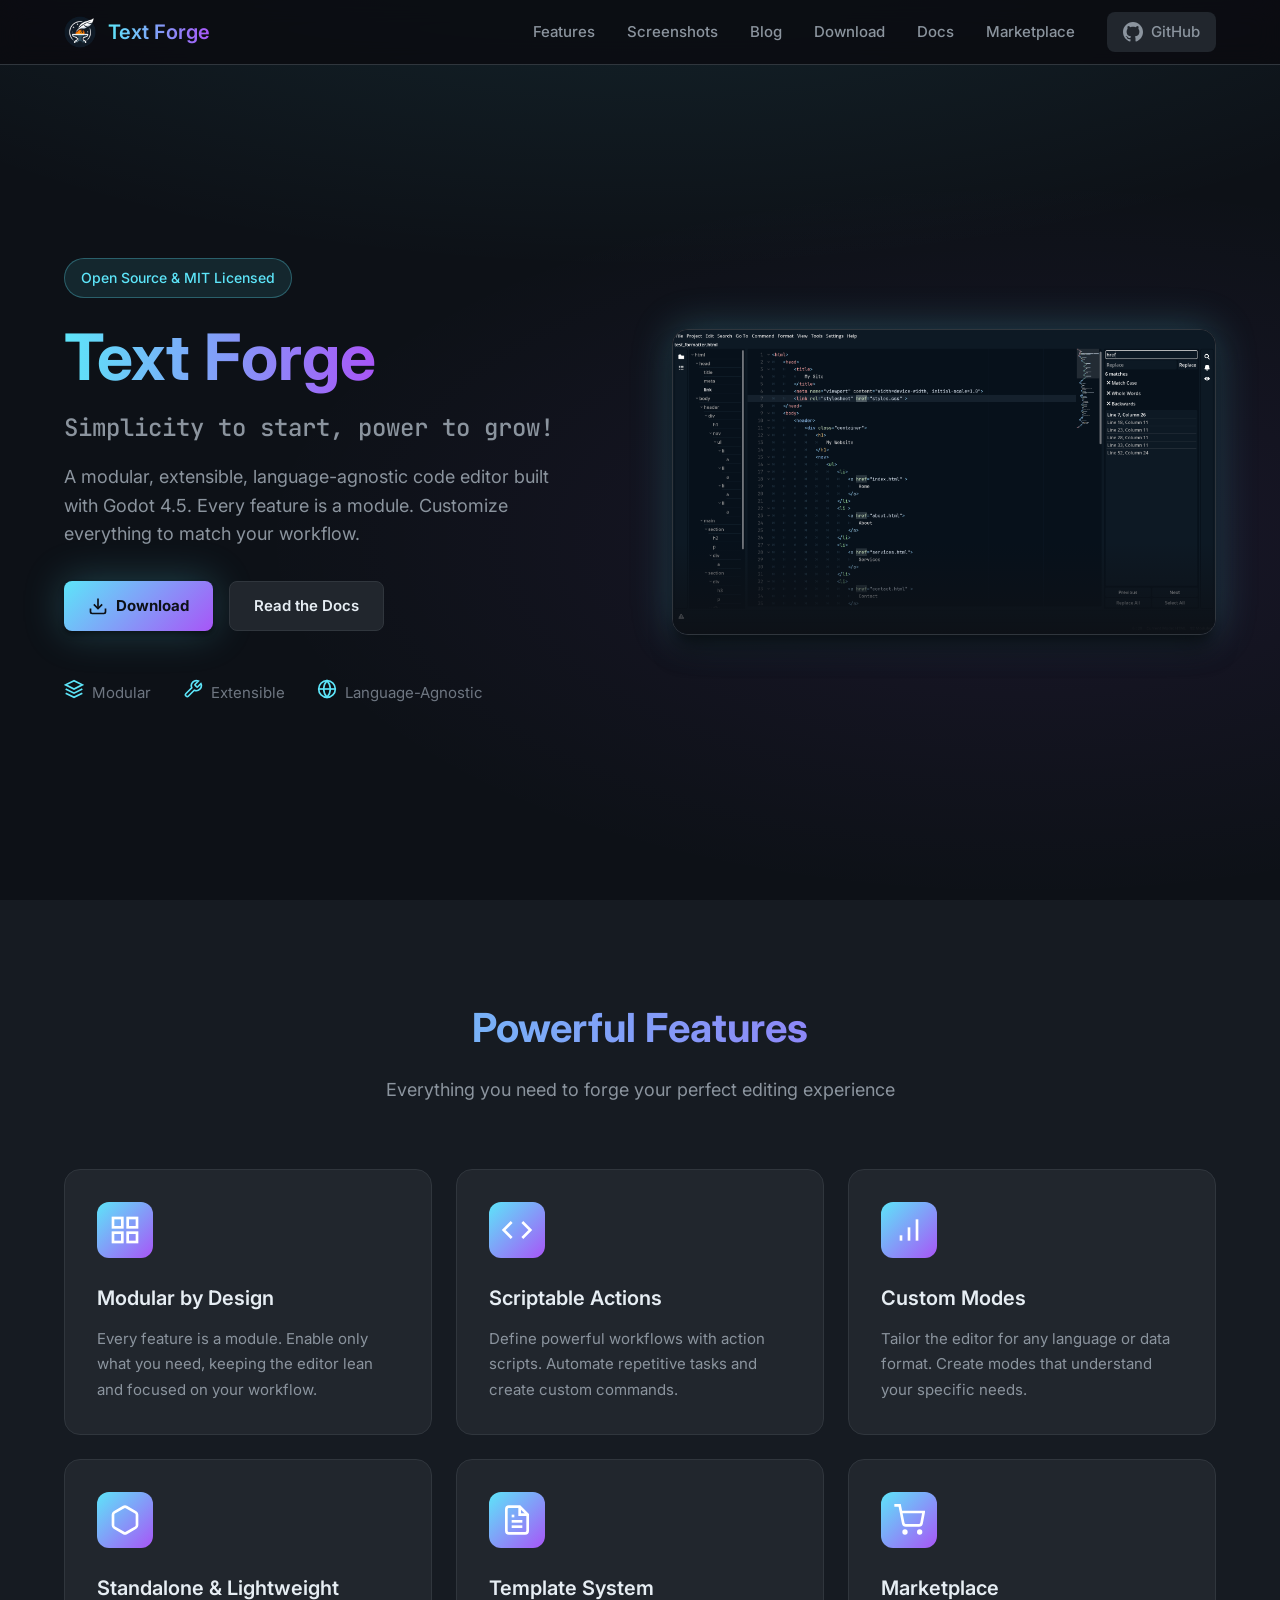
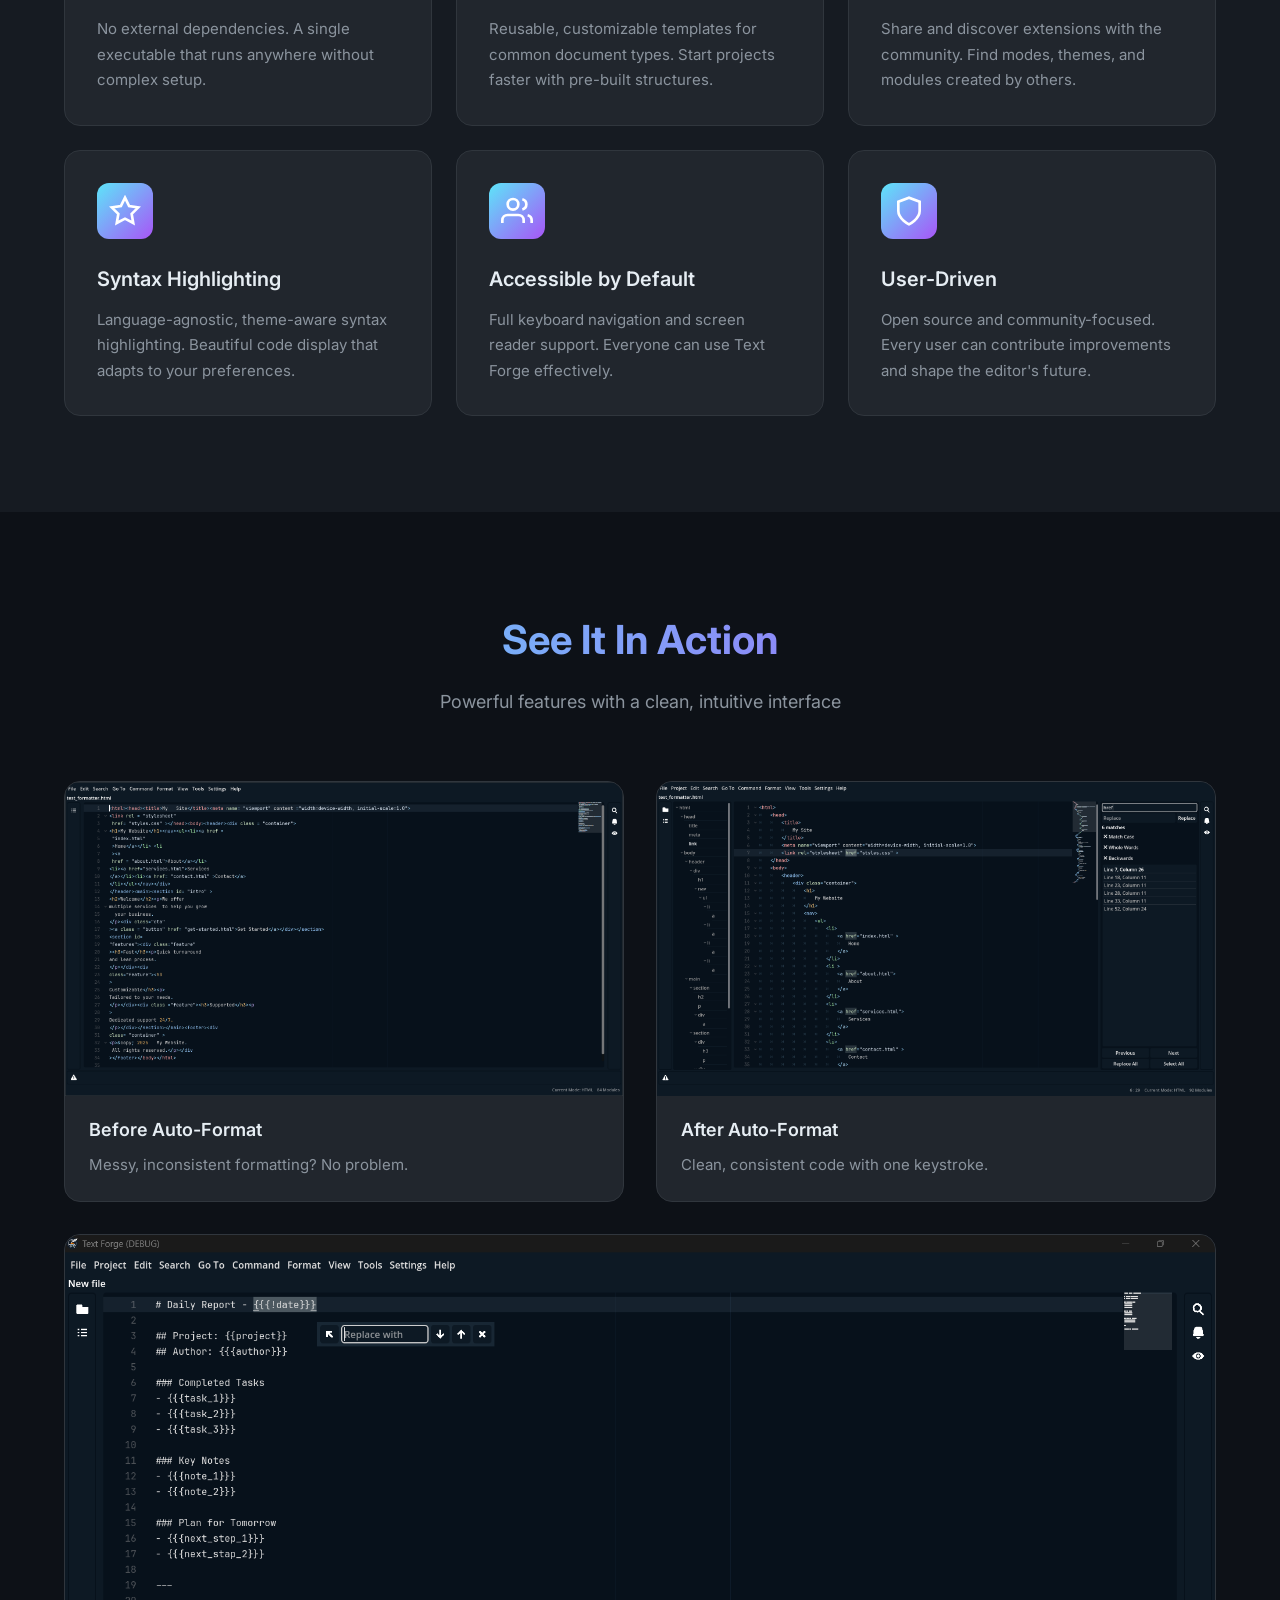
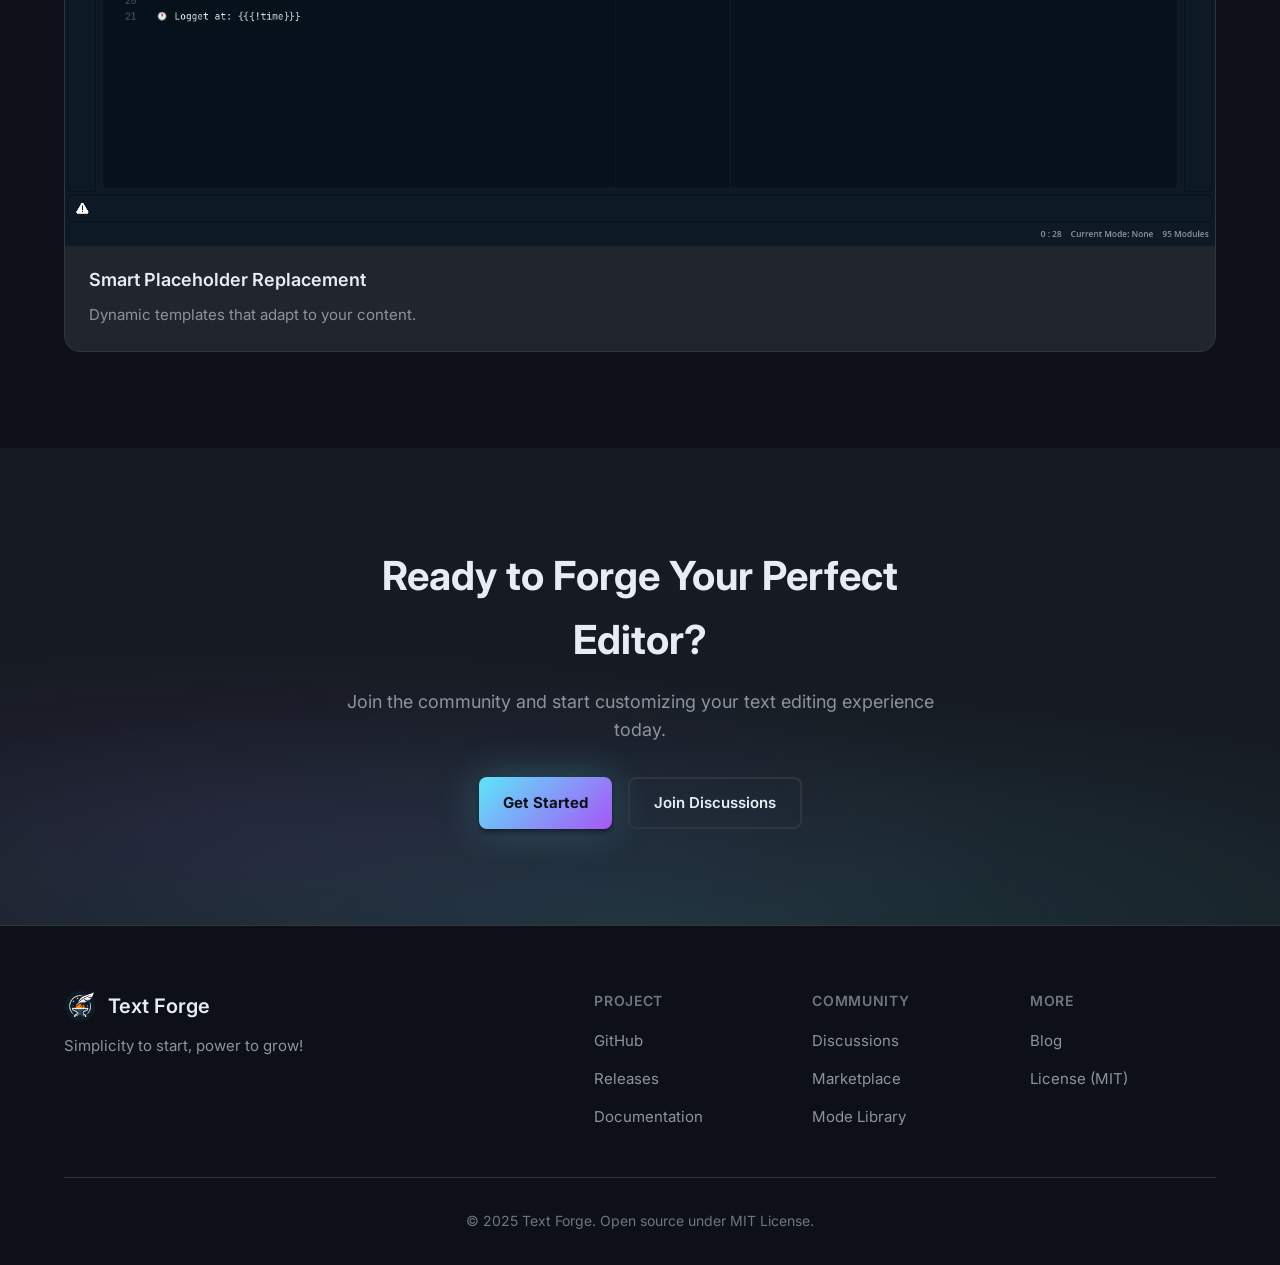
<file: index.html>
<!DOCTYPE html>
<html lang="en">
<head>
    <meta charset="UTF-8">
    <meta name="viewport" content="width=device-width, initial-scale=1.0">
    <meta name="description" content="Text Forge - A modular, extensible, language-agnostic text editor built with Godot 4.5. Simplicity to start, power to grow!">
    <meta name="keywords" content="text editor, Godot, modular, extensible, open source">
    <title>Text Forge - Modular Text Editor</title>
    <link rel="icon" type="image/x-icon" href="favicon.ico">
    <link rel="stylesheet" href="css/styles.css">
    <link rel="preconnect" href="https://fonts.googleapis.com">
    <link rel="preconnect" href="https://fonts.gstatic.com" crossorigin>
    <link href="https://fonts.googleapis.com/css2?family=Inter:wght@300;400;500;600;700&family=JetBrains+Mono:wght@400;500&display=swap" rel="stylesheet">
</head>
<body>
    <header class="header">
        <nav class="nav container">
            <a href="index.html" class="nav-logo">
                <img src="assets/images/logo.png" alt="Text Forge Logo" class="logo-img">
                <span class="logo-text">Text Forge</span>
            </a>
            <button class="nav-toggle" aria-label="Toggle navigation">
                <span></span>
                <span></span>
                <span></span>
            </button>
            <ul class="nav-menu">
                <li><a href="features.html" class="nav-link">Features</a></li>
                <li><a href="#screenshots" class="nav-link">Screenshots</a></li>
                <li><a href="blog.html" class="nav-link">Blog</a></li>
                <li><a href="download.html" class="nav-link active">Download</a></li>
                <li><a href="https://text-forge.github.io/docs/" target="_blank" class="nav-link">Docs</a></li>
                <li><a href="https://text-forge.github.io/marketplace/" target="_blank" class="nav-link">Marketplace</a></li>
                <li><a href="https://github.com/text-forge/text-forge" class="nav-link nav-link-github" target="_blank">
                    <svg width="20" height="20" viewBox="0 0 24 24" fill="currentColor"><path d="M12 0c-6.626 0-12 5.373-12 12 0 5.302 3.438 9.8 8.207 11.387.599.111.793-.261.793-.577v-2.234c-3.338.726-4.033-1.416-4.033-1.416-.546-1.387-1.333-1.756-1.333-1.756-1.089-.745.083-.729.083-.729 1.205.084 1.839 1.237 1.839 1.237 1.07 1.834 2.807 1.304 3.492.997.107-.775.418-1.305.762-1.604-2.665-.305-5.467-1.334-5.467-5.931 0-1.311.469-2.381 1.236-3.221-.124-.303-.535-1.524.117-3.176 0 0 1.008-.322 3.301 1.23.957-.266 1.983-.399 3.003-.404 1.02.005 2.047.138 3.006.404 2.291-1.552 3.297-1.23 3.297-1.23.653 1.653.242 2.874.118 3.176.77.84 1.235 1.911 1.235 3.221 0 4.609-2.807 5.624-5.479 5.921.43.372.823 1.102.823 2.222v3.293c0 .319.192.694.801.576 4.765-1.589 8.199-6.086 8.199-11.386 0-6.627-5.373-12-12-12z"/></svg>
                    GitHub
                </a></li>
            </ul>
        </nav>
    </header>

    <main>
        <section class="hero">
            <div class="container">
                <div class="hero-content">
                    <div class="hero-badge">Open Source & MIT Licensed</div>
                    <h1 class="hero-title">
                        <span class="gradient-text">Text Forge</span>
                    </h1>
                    <p class="hero-tagline">Simplicity to start, power to grow!</p>
                    <p class="hero-description">
                        A modular, extensible, language-agnostic code editor built with Godot 4.5. 
                        Every feature is a module. Customize everything to match your workflow.
                    </p>
                    <div class="hero-actions">
                        <a href="https://github.com/text-forge/text-forge/releases" class="btn btn-primary" target="_blank">
                            <svg width="20" height="20" viewBox="0 0 24 24" fill="none" stroke="currentColor" stroke-width="2"><path d="M21 15v4a2 2 0 0 1-2 2H5a2 2 0 0 1-2-2v-4"/><polyline points="7 10 12 15 17 10"/><line x1="12" y1="15" x2="12" y2="3"/></svg>
                            Download
                        </a>
                        <a href="https://text-forge.github.io/docs/" class="btn btn-secondary" target="_blank">
                            Read the Docs
                        </a>
                    </div>
                    <div class="hero-stats">
                        <div class="stat">
                            <span class="stat-icon">
                                <svg width="20" height="20" viewBox="0 0 24 24" fill="none" stroke="currentColor" stroke-width="2"><path d="M12 2L2 7l10 5 10-5-10-5zM2 17l10 5 10-5M2 12l10 5 10-5"/></svg>
                            </span>
                            <span class="stat-label">Modular</span>
                        </div>
                        <div class="stat">
                            <span class="stat-icon">
                                <svg width="20" height="20" viewBox="0 0 24 24" fill="none" stroke="currentColor" stroke-width="2"><path d="M14.7 6.3a1 1 0 0 0 0 1.4l1.6 1.6a1 1 0 0 0 1.4 0l3.77-3.77a6 6 0 0 1-7.94 7.94l-6.91 6.91a2.12 2.12 0 0 1-3-3l6.91-6.91a6 6 0 0 1 7.94-7.94l-3.76 3.76z"/></svg>
                            </span>
                            <span class="stat-label">Extensible</span>
                        </div>
                        <div class="stat">
                            <span class="stat-icon">
                                <svg width="20" height="20" viewBox="0 0 24 24" fill="none" stroke="currentColor" stroke-width="2"><circle cx="12" cy="12" r="10"/><line x1="2" y1="12" x2="22" y2="12"/><path d="M12 2a15.3 15.3 0 0 1 4 10 15.3 15.3 0 0 1-4 10 15.3 15.3 0 0 1-4-10 15.3 15.3 0 0 1 4-10z"/></svg>
                            </span>
                            <span class="stat-label">Language-Agnostic</span>
                        </div>
                    </div>
                </div>
                <div class="hero-visual">
                    <div class="hero-image-wrapper">
                        <img src="assets/images/auto-formatter-after.png" alt="Text Forge Editor Screenshot" class="hero-image">
                    </div>
                </div>
            </div>
        </section>

        <section id="features" class="features">
            <div class="container">
                <div class="section-header">
                    <h2 class="section-title">Powerful Features</h2>
                    <p class="section-subtitle">Everything you need to forge your perfect editing experience</p>
                </div>
                <div class="features-grid">
                    <div class="feature-card">
                        <div class="feature-icon">
                            <svg width="32" height="32" viewBox="0 0 24 24" fill="none" stroke="currentColor" stroke-width="2"><rect x="3" y="3" width="7" height="7"/><rect x="14" y="3" width="7" height="7"/><rect x="14" y="14" width="7" height="7"/><rect x="3" y="14" width="7" height="7"/></svg>
                        </div>
                        <h3 class="feature-title">Modular by Design</h3>
                        <p class="feature-description">Every feature is a module. Enable only what you need, keeping the editor lean and focused on your workflow.</p>
                    </div>
                    <div class="feature-card">
                        <div class="feature-icon">
                            <svg width="32" height="32" viewBox="0 0 24 24" fill="none" stroke="currentColor" stroke-width="2"><polyline points="16 18 22 12 16 6"/><polyline points="8 6 2 12 8 18"/></svg>
                        </div>
                        <h3 class="feature-title">Scriptable Actions</h3>
                        <p class="feature-description">Define powerful workflows with action scripts. Automate repetitive tasks and create custom commands.</p>
                    </div>
                    <div class="feature-card">
                        <div class="feature-icon">
                            <svg width="32" height="32" viewBox="0 0 24 24" fill="none" stroke="currentColor" stroke-width="2"><path d="M12 20V10"/><path d="M18 20V4"/><path d="M6 20v-4"/></svg>
                        </div>
                        <h3 class="feature-title">Custom Modes</h3>
                        <p class="feature-description">Tailor the editor for any language or data format. Create modes that understand your specific needs.</p>
                    </div>
                    <div class="feature-card">
                        <div class="feature-icon">
                            <svg width="32" height="32" viewBox="0 0 24 24" fill="none" stroke="currentColor" stroke-width="2"><path d="M21 16V8a2 2 0 0 0-1-1.73l-7-4a2 2 0 0 0-2 0l-7 4A2 2 0 0 0 3 8v8a2 2 0 0 0 1 1.73l7 4a2 2 0 0 0 2 0l7-4A2 2 0 0 0 21 16z"/></svg>
                        </div>
                        <h3 class="feature-title">Standalone & Lightweight</h3>
                        <p class="feature-description">No external dependencies. A single executable that runs anywhere without complex setup.</p>
                    </div>
                    <div class="feature-card">
                        <div class="feature-icon">
                            <svg width="32" height="32" viewBox="0 0 24 24" fill="none" stroke="currentColor" stroke-width="2"><path d="M14 2H6a2 2 0 0 0-2 2v16a2 2 0 0 0 2 2h12a2 2 0 0 0 2-2V8z"/><polyline points="14 2 14 8 20 8"/><line x1="16" y1="13" x2="8" y2="13"/><line x1="16" y1="17" x2="8" y2="17"/><polyline points="10 9 9 9 8 9"/></svg>
                        </div>
                        <h3 class="feature-title">Template System</h3>
                        <p class="feature-description">Reusable, customizable templates for common document types. Start projects faster with pre-built structures.</p>
                    </div>
                    <div class="feature-card">
                        <div class="feature-icon">
                            <svg width="32" height="32" viewBox="0 0 24 24" fill="none" stroke="currentColor" stroke-width="2"><circle cx="9" cy="21" r="1"/><circle cx="20" cy="21" r="1"/><path d="M1 1h4l2.68 13.39a2 2 0 0 0 2 1.61h9.72a2 2 0 0 0 2-1.61L23 6H6"/></svg>
                        </div>
                        <h3 class="feature-title">Marketplace</h3>
                        <p class="feature-description">Share and discover extensions with the community. Find modes, themes, and modules created by others.</p>
                    </div>
                    <div class="feature-card">
                        <div class="feature-icon">
                            <svg width="32" height="32" viewBox="0 0 24 24" fill="none" stroke="currentColor" stroke-width="2"><polygon points="12 2 15.09 8.26 22 9.27 17 14.14 18.18 21.02 12 17.77 5.82 21.02 7 14.14 2 9.27 8.91 8.26 12 2"/></svg>
                        </div>
                        <h3 class="feature-title">Syntax Highlighting</h3>
                        <p class="feature-description">Language-agnostic, theme-aware syntax highlighting. Beautiful code display that adapts to your preferences.</p>
                    </div>
                    <div class="feature-card">
                        <div class="feature-icon">
                            <svg width="32" height="32" viewBox="0 0 24 24" fill="none" stroke="currentColor" stroke-width="2"><path d="M17 21v-2a4 4 0 0 0-4-4H5a4 4 0 0 0-4 4v2"/><circle cx="9" cy="7" r="4"/><path d="M23 21v-2a4 4 0 0 0-3-3.87"/><path d="M16 3.13a4 4 0 0 1 0 7.75"/></svg>
                        </div>
                        <h3 class="feature-title">Accessible by Default</h3>
                        <p class="feature-description">Full keyboard navigation and screen reader support. Everyone can use Text Forge effectively.</p>
                    </div>
                    <div class="feature-card">
                        <div class="feature-icon">
                            <svg width="32" height="32" viewBox="0 0 24 24" fill="none" stroke="currentColor" stroke-width="2"><path d="M12 22s8-4 8-10V5l-8-3-8 3v7c0 6 8 10 8 10z"/></svg>
                        </div>
                        <h3 class="feature-title">User-Driven</h3>
                        <p class="feature-description">Open source and community-focused. Every user can contribute improvements and shape the editor's future.</p>
                    </div>
                </div>
            </div>
        </section>

        <section id="screenshots" class="screenshots">
            <div class="container">
                <div class="section-header">
                    <h2 class="section-title">See It In Action</h2>
                    <p class="section-subtitle">Powerful features with a clean, intuitive interface</p>
                </div>
                <div class="screenshots-grid">
                    <div class="screenshot-card">
                        <div class="screenshot-image-wrapper">
                            <img src="assets/images/auto-formatter-before.png" alt="Auto Formatter Before" class="screenshot-image">
                        </div>
                        <h3 class="screenshot-title">Before Auto-Format</h3>
                        <p class="screenshot-description">Messy, inconsistent formatting? No problem.</p>
                    </div>
                    <div class="screenshot-card">
                        <div class="screenshot-image-wrapper">
                            <img src="assets/images/auto-formatter-after.png" alt="Auto Formatter After" class="screenshot-image">
                        </div>
                        <h3 class="screenshot-title">After Auto-Format</h3>
                        <p class="screenshot-description">Clean, consistent code with one keystroke.</p>
                    </div>
                    <div class="screenshot-card screenshot-card-wide">
                        <div class="screenshot-image-wrapper">
                            <img src="assets/images/placeholder-replacement.png" alt="Placeholder Replacement" class="screenshot-image">
                        </div>
                        <h3 class="screenshot-title">Smart Placeholder Replacement</h3>
                        <p class="screenshot-description">Dynamic templates that adapt to your content.</p>
                    </div>
                </div>
            </div>
        </section>

        <section class="cta">
            <div class="container">
                <div class="cta-content">
                    <h2 class="cta-title">Ready to Forge Your Perfect Editor?</h2>
                    <p class="cta-description">Join the community and start customizing your text editing experience today.</p>
                    <div class="cta-actions">
                        <a href="https://text-forge.github.io/docs/introduction" class="btn btn-primary" target="_blank">
                            Get Started
                        </a>
                        <a href="https://github.com/text-forge/text-forge/discussions" class="btn btn-outline" target="_blank">
                            Join Discussions
                        </a>
                    </div>
                </div>
            </div>
        </section>
    </main>

    <footer class="footer">
        <div class="container">
            <div class="footer-content">
                <div class="footer-brand">
                    <a href="index.html" class="footer-logo">
                        <img src="assets/images/logo.png" alt="Text Forge Logo" class="logo-img">
                        <span>Text Forge</span>
                    </a>
                    <p class="footer-tagline">Simplicity to start, power to grow!</p>
                </div>
                <div class="footer-links">
                    <div class="footer-column">
                        <h4>Project</h4>
                        <ul>
                            <li><a href="https://github.com/text-forge/text-forge" target="_blank">GitHub</a></li>
                            <li><a href="https://github.com/text-forge/text-forge/releases" target="_blank">Releases</a></li>
                            <li><a href="https://text-forge.github.io/docs/" target="_blank">Documentation</a></li>
                        </ul>
                    </div>
                    <div class="footer-column">
                        <h4>Community</h4>
                        <ul>
                            <li><a href="https://github.com/text-forge/text-forge/discussions" target="_blank">Discussions</a></li>
                            <li><a href="https://text-forge.github.io/marketplace" target="_blank">Marketplace</a></li>
                            <li><a href="https://github.com/text-forge/mode-library" target="_blank">Mode Library</a></li>
                        </ul>
                    </div>
                    <div class="footer-column">
                        <h4>More</h4>
                        <ul>
                            <li><a href="blog.html">Blog</a></li>
                            <li><a href="https://github.com/text-forge/text-forge/blob/main/LICENSE" target="_blank">License (MIT)</a></li>
                        </ul>
                    </div>
                </div>
            </div>
            <div class="footer-bottom">
                <p>&copy; 2025 Text Forge. Open source under MIT License.</p>
            </div>
        </div>
    </footer>

    <script src="js/main.js"></script>
</body>
</html>
</file>
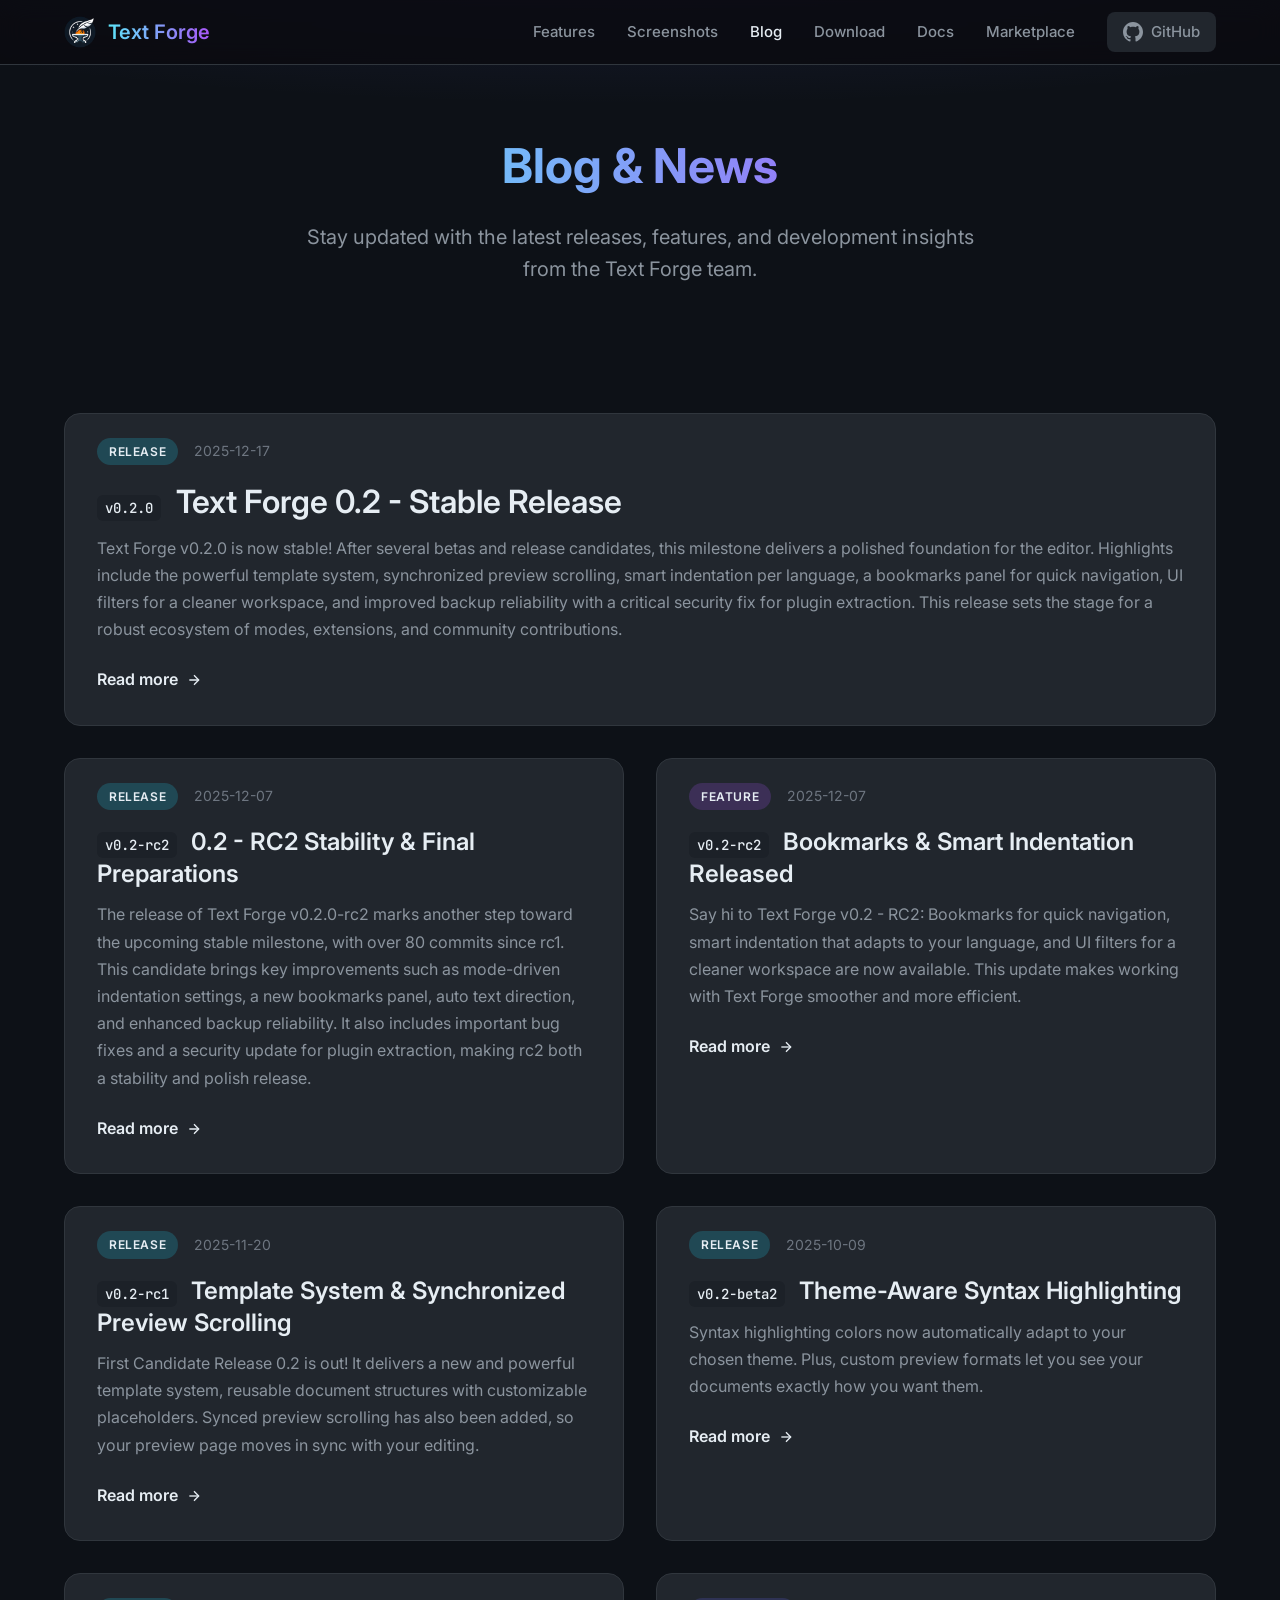
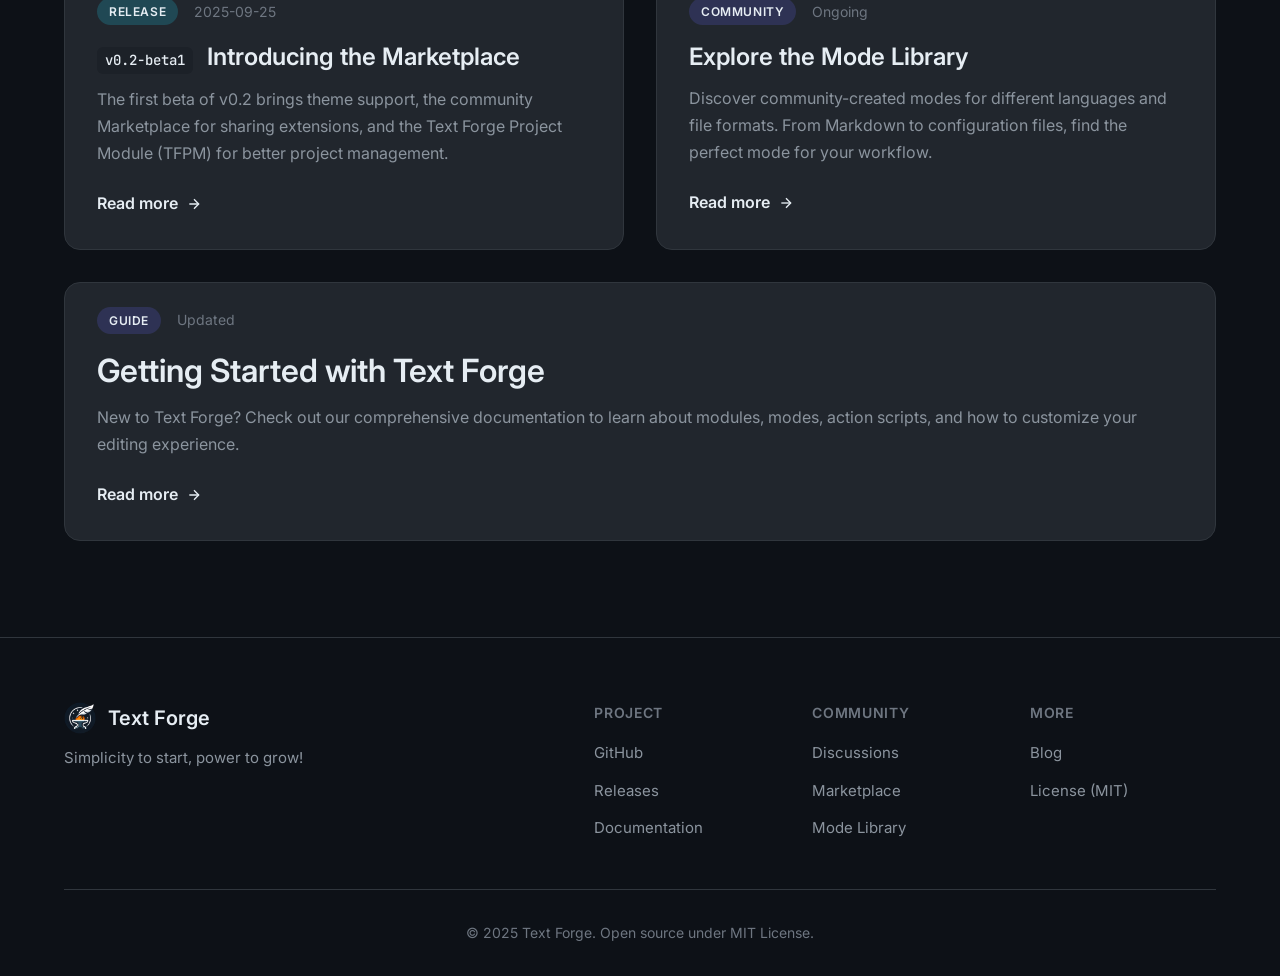
<file: blog.html>
<!DOCTYPE html>
<html lang="en">
<head>
    <meta charset="UTF-8">
    <meta name="viewport" content="width=device-width, initial-scale=1.0">
    <meta name="description" content="Text Forge Blog - Latest news, updates, and development insights for the modular text editor.">
    <title>Blog - Text Forge</title>
    <link rel="icon" type="image/x-icon" href="favicon.ico">
    <link rel="stylesheet" href="css/styles.css">
    <link rel="preconnect" href="https://fonts.googleapis.com">
    <link rel="preconnect" href="https://fonts.gstatic.com" crossorigin>
    <link href="https://fonts.googleapis.com/css2?family=Inter:wght@300;400;500;600;700&family=JetBrains+Mono:wght@400;500&display=swap" rel="stylesheet">
    <style>
        .blog-hero {
            padding: 8rem 0 4rem;
            background: 
                radial-gradient(ellipse 80% 50% at 50% -20%, rgba(99, 102, 241, 0.15), transparent),
                var(--color-bg);
        }
        
        .blog-hero-content {
            text-align: center;
            max-width: 700px;
            margin: 0 auto;
        }
        
        .blog-hero-title {
            font-size: 3rem;
            font-weight: 700;
            margin-bottom: 1rem;
            background: var(--gradient-text);
            -webkit-background-clip: text;
            -webkit-text-fill-color: transparent;
            background-clip: text;
        }
        
        .blog-hero-subtitle {
            font-size: 1.25rem;
            color: var(--color-text-secondary);
        }
        
        .blog-section {
            padding: 4rem 0 6rem;
        }
        
        .blog-grid {
            display: grid;
            grid-template-columns: repeat(2, 1fr);
            gap: 2rem;
        }
        
        .blog-card {
            background: var(--color-surface);
            border-radius: var(--radius-xl);
            border: 1px solid var(--color-border);
            overflow: hidden;
            transition: all var(--transition-base);
        }
        
        .blog-card:hover {
            transform: translateY(-4px);
            border-color: var(--color-primary);
            box-shadow: var(--shadow-lg), 0 0 30px rgba(99, 102, 241, 0.15);
        }
        
        .blog-card-featured {
            grid-column: span 2;
        }
        
        .blog-card-content {
            padding: 1.5rem 2rem 2rem;
        }
        
        .blog-card-meta {
            display: flex;
            align-items: center;
            gap: 1rem;
            margin-bottom: 1rem;
        }
        
        .blog-card-date {
            font-size: 0.875rem;
            color: var(--color-text-muted);
        }
        
        .blog-card-tag {
            display: inline-block;
            padding: 0.25rem 0.75rem;
            font-size: 0.75rem;
            font-weight: 600;
            text-transform: uppercase;
            letter-spacing: 0.05em;
            border-radius: var(--radius-2xl);
            background: rgba(99, 102, 241, 0.2);
            color: var(--color-primary-light);
        }
        
        .blog-card-tag.release {
            background: rgba(34, 211, 238, 0.2);
            color: var(--color-accent);
        }
        
        .blog-card-tag.feature {
            background: rgba(168, 85, 247, 0.2);
            color: var(--color-accent-secondary);
        }
        
        .blog-card-title {
            font-size: 1.5rem;
            font-weight: 600;
            margin-bottom: 0.75rem;
            line-height: 1.3;
        }
        
        .blog-card-featured .blog-card-title {
            font-size: 2rem;
        }
        
        .blog-card-excerpt {
            font-size: 1rem;
            color: var(--color-text-secondary);
            line-height: 1.7;
            margin-bottom: 1.5rem;
        }
        
        .blog-card-link {
            display: inline-flex;
            align-items: center;
            gap: 0.5rem;
            font-weight: 600;
            color: var(--color-primary-light);
            transition: gap var(--transition-fast);
        }
        
        .blog-card-link:hover {
            gap: 0.75rem;
        }
        
        .blog-card-link svg {
            transition: transform var(--transition-fast);
        }
        
        .blog-card:hover .blog-card-link svg {
            transform: translateX(4px);
        }
        
        .version-badge {
            display: inline-block;
            padding: 0.25rem 0.5rem;
            font-size: 0.875rem;
            font-family: var(--font-mono);
            font-weight: 500;
            background: var(--color-bg-tertiary);
            border-radius: var(--radius-sm);
            color: var(--color-accent);
            margin-right: 0.5rem;
        }
        
        @media (max-width: 768px) {
            .blog-hero-title {
                font-size: 2.25rem;
            }
            
            .blog-grid {
                grid-template-columns: 1fr;
            }
            
            .blog-card-featured {
                grid-column: span 1;
            }
            
            .blog-card-featured .blog-card-title {
                font-size: 1.5rem;
            }
        }
    </style>
</head>
<body>
    <header class="header">
        <nav class="nav container">
            <a href="index.html" class="nav-logo">
                <img src="assets/images/logo.png" alt="Text Forge Logo" class="logo-img">
                <span class="logo-text">Text Forge</span>
            </a>
            <button class="nav-toggle" aria-label="Toggle navigation">
                <span></span>
                <span></span>
                <span></span>
            </button>
            <ul class="nav-menu">
                <li><a href="features.html" class="nav-link">Features</a></li>
                <li><a href="index.html#screenshots" class="nav-link">Screenshots</a></li>
                <li><a href="blog.html" class="nav-link">Blog</a></li>
                <li><a href="download.html" class="nav-link active">Download</a></li>
                <li><a href="https://text-forge.github.io/docs/" target="_blank" class="nav-link">Docs</a></li>
                <li><a href="https://text-forge.github.io/marketplace/" target="_blank" class="nav-link">Marketplace</a></li>
                <li><a href="https://github.com/text-forge/text-forge" class="nav-link nav-link-github" target="_blank">
                    <svg width="20" height="20" viewBox="0 0 24 24" fill="currentColor"><path d="M12 0c-6.626 0-12 5.373-12 12 0 5.302 3.438 9.8 8.207 11.387.599.111.793-.261.793-.577v-2.234c-3.338.726-4.033-1.416-4.033-1.416-.546-1.387-1.333-1.756-1.333-1.756-1.089-.745.083-.729.083-.729 1.205.084 1.839 1.237 1.839 1.237 1.07 1.834 2.807 1.304 3.492.997.107-.775.418-1.305.762-1.604-2.665-.305-5.467-1.334-5.467-5.931 0-1.311.469-2.381 1.236-3.221-.124-.303-.535-1.524.117-3.176 0 0 1.008-.322 3.301 1.23.957-.266 1.983-.399 3.003-.404 1.02.005 2.047.138 3.006.404 2.291-1.552 3.297-1.23 3.297-1.23.653 1.653.242 2.874.118 3.176.77.84 1.235 1.911 1.235 3.221 0 4.609-2.807 5.624-5.479 5.921.43.372.823 1.102.823 2.222v3.293c0 .319.192.694.801.576 4.765-1.589 8.199-6.086 8.199-11.386 0-6.627-5.373-12-12-12z"/></svg>
                    GitHub
                </a></li>
            </ul>
        </nav>
    </header>

    <main>
        <section class="blog-hero">
            <div class="container">
                <div class="blog-hero-content">
                    <h1 class="blog-hero-title">Blog & News</h1>
                    <p class="blog-hero-subtitle">Stay updated with the latest releases, features, and development insights from the Text Forge team.</p>
                </div>
            </div>
        </section>

        <section class="blog-section">
            <div class="container">
                <div class="blog-grid" id="blog-posts">
                    <article class="blog-card blog-card-featured">
                        <div class="blog-card-content">
                            <div class="blog-card-meta">
                                <span class="blog-card-tag release">Release</span>
                                <span class="blog-card-date">November 20, 2025</span>
                            </div>
                            <h2 class="blog-card-title">
                                <span class="version-badge">v0.2-rc1</span>
                                Template System & Synchronized Preview Scrolling
                            </h2>
                            <p class="blog-card-excerpt">
                                We're excited to announce the first release candidate for version 0.2! This release introduces the powerful new Template System, allowing you to create reusable document structures with customizable placeholders. We've also added synchronized preview scrolling, so your preview pane follows along as you edit.
                            </p>
                            <a href="https://github.com/text-forge/text-forge/releases" class="blog-card-link" target="_blank">
                                Read more
                                <svg width="16" height="16" viewBox="0 0 24 24" fill="none" stroke="currentColor" stroke-width="2"><line x1="5" y1="12" x2="19" y2="12"/><polyline points="12 5 19 12 12 19"/></svg>
                            </a>
                        </div>
                    </article>

                    <article class="blog-card">
                        <div class="blog-card-content">
                            <div class="blog-card-meta">
                                <span class="blog-card-tag feature">Preview</span>
                                <span class="blog-card-date">Coming Soon</span>
                            </div>
                            <h2 class="blog-card-title">Upcoming: Bookmarks & Smart Indentation</h2>
                            <p class="blog-card-excerpt">
                                Get a sneak peek at what's coming next: bookmark support for quick navigation, mode-driven indentation that adapts to your language, and UI filters for a cleaner workspace.
                            </p>
                            <a href="https://github.com/text-forge/text-forge/discussions" class="blog-card-link" target="_blank">
                                Join discussion
                                <svg width="16" height="16" viewBox="0 0 24 24" fill="none" stroke="currentColor" stroke-width="2"><line x1="5" y1="12" x2="19" y2="12"/><polyline points="12 5 19 12 12 19"/></svg>
                            </a>
                        </div>
                    </article>

                    <article class="blog-card">
                        <div class="blog-card-content">
                            <div class="blog-card-meta">
                                <span class="blog-card-tag release">Release</span>
                                <span class="blog-card-date">October 9, 2025</span>
                            </div>
                            <h2 class="blog-card-title">
                                <span class="version-badge">v0.2-beta2</span>
                                Theme-Aware Syntax Highlighting
                            </h2>
                            <p class="blog-card-excerpt">
                                Syntax highlighting colors now automatically adapt to your chosen theme. Plus, custom preview formats let you see your documents exactly how you want them.
                            </p>
                            <a href="https://github.com/text-forge/text-forge/releases" class="blog-card-link" target="_blank">
                                View release
                                <svg width="16" height="16" viewBox="0 0 24 24" fill="none" stroke="currentColor" stroke-width="2"><line x1="5" y1="12" x2="19" y2="12"/><polyline points="12 5 19 12 12 19"/></svg>
                            </a>
                        </div>
                    </article>

                    <article class="blog-card">
                        <div class="blog-card-content">
                            <div class="blog-card-meta">
                                <span class="blog-card-tag release">Release</span>
                                <span class="blog-card-date">September 25, 2025</span>
                            </div>
                            <h2 class="blog-card-title">
                                <span class="version-badge">v0.2-beta1</span>
                                Introducing the Marketplace
                            </h2>
                            <p class="blog-card-excerpt">
                                The first beta of v0.2 brings theme support, the community Marketplace for sharing extensions, and the Text Forge Project Module (TFPM) for better project management.
                            </p>
                            <a href="https://github.com/text-forge/text-forge/releases" class="blog-card-link" target="_blank">
                                View release
                                <svg width="16" height="16" viewBox="0 0 24 24" fill="none" stroke="currentColor" stroke-width="2"><line x1="5" y1="12" x2="19" y2="12"/><polyline points="12 5 19 12 12 19"/></svg>
                            </a>
                        </div>
                    </article>

                    <article class="blog-card">
                        <div class="blog-card-content">
                            <div class="blog-card-meta">
                                <span class="blog-card-tag">Community</span>
                                <span class="blog-card-date">Ongoing</span>
                            </div>
                            <h2 class="blog-card-title">Explore the Mode Library</h2>
                            <p class="blog-card-excerpt">
                                Discover community-created modes for different languages and file formats. From Markdown to configuration files, find the perfect mode for your workflow.
                            </p>
                            <a href="https://github.com/text-forge/mode-library" class="blog-card-link" target="_blank">
                                Browse modes
                                <svg width="16" height="16" viewBox="0 0 24 24" fill="none" stroke="currentColor" stroke-width="2"><line x1="5" y1="12" x2="19" y2="12"/><polyline points="12 5 19 12 12 19"/></svg>
                            </a>
                        </div>
                    </article>

                    <article class="blog-card">
                        <div class="blog-card-content">
                            <div class="blog-card-meta">
                                <span class="blog-card-tag">Guide</span>
                                <span class="blog-card-date">Updated</span>
                            </div>
                            <h2 class="blog-card-title">Getting Started with Text Forge</h2>
                            <p class="blog-card-excerpt">
                                New to Text Forge? Check out our comprehensive documentation to learn about modules, modes, action scripts, and how to customize your editing experience.
                            </p>
                            <a href="https://text-forge.github.io/docs/" class="blog-card-link" target="_blank">
                                Read docs
                                <svg width="16" height="16" viewBox="0 0 24 24" fill="none" stroke="currentColor" stroke-width="2"><line x1="5" y1="12" x2="19" y2="12"/><polyline points="12 5 19 12 12 19"/></svg>
                            </a>
                        </div>
                    </article>
                </div>
            </div>
        </section>
    </main>

    <footer class="footer">
        <div class="container">
            <div class="footer-content">
                <div class="footer-brand">
                    <a href="index.html" class="footer-logo">
                        <img src="assets/images/logo.png" alt="Text Forge Logo" class="logo-img">
                        <span>Text Forge</span>
                    </a>
                    <p class="footer-tagline">Simplicity to start, power to grow!</p>
                </div>
                <div class="footer-links">
                    <div class="footer-column">
                        <h4>Project</h4>
                        <ul>
                            <li><a href="https://github.com/text-forge/text-forge" target="_blank">GitHub</a></li>
                            <li><a href="https://github.com/text-forge/text-forge/releases" target="_blank">Releases</a></li>
                            <li><a href="https://text-forge.github.io/docs/" target="_blank">Documentation</a></li>
                        </ul>
                    </div>
                    <div class="footer-column">
                        <h4>Community</h4>
                        <ul>
                            <li><a href="https://github.com/text-forge/text-forge/discussions" target="_blank">Discussions</a></li>
                            <li><a href="https://text-forge.github.io/marketplace" target="_blank">Marketplace</a></li>
                            <li><a href="https://github.com/text-forge/mode-library" target="_blank">Mode Library</a></li>
                        </ul>
                    </div>
                    <div class="footer-column">
                        <h4>More</h4>
                        <ul>
                            <li><a href="blog.html">Blog</a></li>
                            <li><a href="https://github.com/text-forge/text-forge/blob/main/LICENSE" target="_blank">License (MIT)</a></li>
                        </ul>
                    </div>
                </div>
            </div>
            <div class="footer-bottom">
                <p>&copy; 2025 Text Forge. Open source under MIT License.</p>
            </div>
        </div>
    </footer>

    <script src="js/main.js"></script>
</body>
</html>
</file>
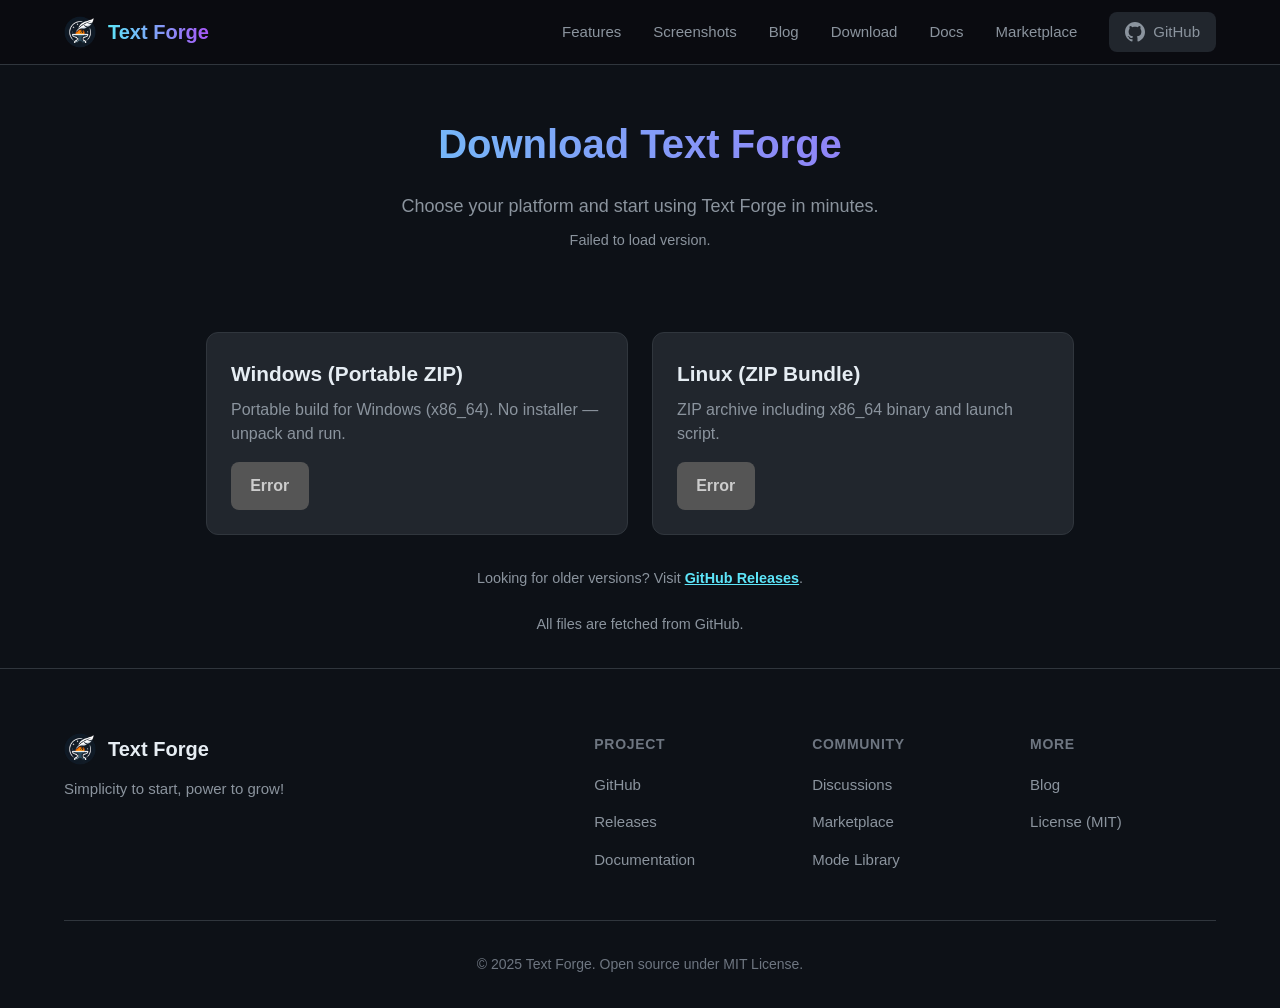
<file: download.html>
<!DOCTYPE html>
<html lang="en">
<head>
  <meta charset="utf-8" />
  <meta name="viewport" content="width=device-width, initial-scale=1" />
  <title>Download Text Forge</title>
  <link rel="stylesheet" href="css/styles.css">
  <style>
    body { padding-top: 4rem; }
    .download-hero { text-align: center; padding: 3rem 0; }
    .download-section { max-width: 900px; margin: 0 auto; padding: 2rem 1rem; }
    .download-card { 
      border: 1px solid var(--color-border); 
      border-radius: 12px; 
      padding: 1.5rem; 
      margin-bottom: 1.5rem; 
      background: var(--color-surface); 
      transition: 0.25s ease;flex: 1;
      min-width: 340px;
    }
    /* ⭐ Highlight detected platform */
    .download-card.highlight {
      border-color: var(--color-cyan);
      box-shadow: 0 0 15px rgba(44, 226, 247, 0.25);
    }

    .download-title { font-size: 1.3rem; font-weight: 700; margin-bottom: 0.5rem; }
    .download-desc { color: var(--color-text-secondary); line-height: 1.5; margin-bottom: 1rem; }

    /* ⭐ Button text changed to dark */
    .download-btn { 
      display: inline-block; 
      padding: 0.7rem 1.2rem; 
      border-radius: 8px; 
      background: var(--color-cyan); 
      color: #0d1117; /* DARK TEXT */
      font-weight: 600; 
      text-decoration: none; 
    }
    .download-btn.disabled { background: #555; cursor: default; pointer-events: none; color: #ccc; }

    .version-label { margin-top: 0.5rem; font-size: 0.9rem; color: var(--color-text-secondary); }

    .download-row {
      display: flex;
      gap: 1.5rem;
      justify-content: center;
      flex-wrap: wrap;
    }

    .version-label a {
      color: var(--color-cyan);        /* Make it look like a link */
      font-weight: 600;                /* Optional: make it stand out */
      text-decoration: underline;      /* Optional: show underline */
    }

    .version-label a:hover {
      opacity: 0.8;
    }
  </style>
</head>

<body>

<header class="header">
  <nav class="nav container">
    <a href="index.html" class="nav-logo">
      <img src="assets/images/logo.png" class="logo-img">
      <span class="logo-text">Text Forge</span>
    </a>
    <button class="nav-toggle" aria-label="Toggle navigation">
      <span></span><span></span><span></span>
    </button>
    <ul class="nav-menu">
      <li><a href="features.html" class="nav-link">Features</a></li>
      <li><a href="index.html#screenshots" class="nav-link">Screenshots</a></li>
      <li><a href="blog.html" class="nav-link">Blog</a></li>
      <li><a href="download.html" class="nav-link active">Download</a></li>
      <li><a href="https://text-forge.github.io/docs/" target="_blank" class="nav-link">Docs</a></li>
      <li><a href="https://text-forge.github.io/marketplace/" target="_blank" class="nav-link">Marketplace</a></li>
      <li><a href="https://github.com/text-forge/text-forge" class="nav-link nav-link-github" target="_blank">
        <svg width="20" height="20" viewBox="0 0 24 24" fill="currentColor"><path d="M12 0c-6.626 0-12 5.373-12 12 0 5.302 3.438 9.8 8.207 11.387.599.111.793-.261.793-.577v-2.234c-3.338.726-4.033-1.416-4.033-1.416-.546-1.387-1.333-1.756-1.333-1.756-1.089-.745.083-.729.083-.729 1.205.084 1.839 1.237 1.839 1.237 1.07 1.834 2.807 1.304 3.492.997.107-.775.418-1.305.762-1.604-2.665-.305-5.467-1.334-5.467-5.931 0-1.311.469-2.381 1.236-3.221-.124-.303-.535-1.524.117-3.176 0 0 1.008-.322 3.301 1.23.957-.266 1.983-.399 3.003-.404 1.02.005 2.047.138 3.006.404 2.291-1.552 3.297-1.23 3.297-1.23.653 1.653.242 2.874.118 3.176.77.84 1.235 1.911 1.235 3.221 0 4.609-2.807 5.624-5.479 5.921.43.372.823 1.102.823 2.222v3.293c0 .319.192.694.801.576 4.765-1.589 8.199-6.086 8.199-11.386 0-6.627-5.373-12-12-12z"/></svg>
        GitHub
      </a></li>
    </ul>
  </nav>
</header>

<main class="container">

  <section class="download-hero">
    <h1 class="section-title">Download Text Forge</h1>
    <p class="section-subtitle">Choose your platform and start using Text Forge in minutes.</p>
    <p id="latest-version" class="version-label">Checking latest version...</p>
  </section>

  <section class="download-section">
    <div class="download-row">
      <div id="card-windows" class="download-card">
        <div class="download-title">Windows (Portable ZIP)</div>
        <div class="download-desc">
          Portable build for Windows (x86_64). No installer — unpack and run.
        </div>
        <a id="download-windows" class="download-btn disabled">Loading...</a>
      </div>

      <div id="card-linux" class="download-card">
        <div class="download-title">Linux (ZIP Bundle)</div>
        <div class="download-desc">
          ZIP archive including x86_64 binary and launch script.
        </div>
        <a id="download-linux" class="download-btn disabled">Loading...</a>
      </div>
    </div>

    <p class="version-label" style="text-align:center;">
      Looking for older versions? Visit
      <a href="https://github.com/text-forge/text-forge/releases" target="_blank">GitHub Releases</a>.
      <br><br>
      All files are fetched from GitHub.
    </p>

  </section>

</main>

    <footer class="footer">
        <div class="container">
            <div class="footer-content">
                <div class="footer-brand">
                    <a href="index.html" class="footer-logo">
                        <img src="assets/images/logo.png" alt="Text Forge Logo" class="logo-img">
                        <span>Text Forge</span>
                    </a>
                    <p class="footer-tagline">Simplicity to start, power to grow!</p>
                </div>
                <div class="footer-links">
                    <div class="footer-column">
                        <h4>Project</h4>
                        <ul>
                            <li><a href="https://github.com/text-forge/text-forge" target="_blank">GitHub</a></li>
                            <li><a href="https://github.com/text-forge/text-forge/releases" target="_blank">Releases</a></li>
                            <li><a href="https://text-forge.github.io/docs/" target="_blank">Documentation</a></li>
                        </ul>
                    </div>
                    <div class="footer-column">
                        <h4>Community</h4>
                        <ul>
                            <li><a href="https://github.com/text-forge/text-forge/discussions" target="_blank">Discussions</a></li>
                            <li><a href="https://text-forge.github.io/marketplace" target="_blank">Marketplace</a></li>
                            <li><a href="https://github.com/text-forge/mode-library" target="_blank">Mode Library</a></li>
                        </ul>
                    </div>
                    <div class="footer-column">
                        <h4>More</h4>
                        <ul>
                            <li><a href="blog.html">Blog</a></li>
                            <li><a href="https://github.com/text-forge/text-forge/blob/main/LICENSE" target="_blank">License (MIT)</a></li>
                        </ul>
                    </div>
                </div>
            </div>
            <div class="footer-bottom">
                <p>&copy; 2025 Text Forge. Open source under MIT License.</p>
            </div>
        </div>
    </footer>

<script>
async function loadLatestRelease() {
  const versionLabel = document.getElementById("latest-version");
  const winBtn = document.getElementById("download-windows");
  const linuxBtn = document.getElementById("download-linux");
  const winCard = document.getElementById("card-windows");
  const linuxCard = document.getElementById("card-linux");

  try {
    const res = await fetch("https://api.github.com/repos/text-forge/text-forge/releases/latest");
    const data = await res.json();

    const version = data.tag_name;
    const assets = data.assets;

    versionLabel.textContent = "Latest Version: " + version;

    const winAsset = assets.find(a =>
      a.name.toLowerCase().includes("windows") &&
      a.name.toLowerCase().endsWith(".zip")
    );

    if (winAsset) {
      winBtn.textContent = "Download for Windows";
      winBtn.href = winAsset.browser_download_url;
      winBtn.classList.remove("disabled");
    } else {
      winBtn.textContent = "Windows build unavailable";
    }

    const linuxAsset = assets.find(a =>
      a.name.toLowerCase().includes("linux") &&
      a.name.toLowerCase().endsWith(".zip")
    );

    if (linuxAsset) {
      linuxBtn.textContent = "Download for Linux";
      linuxBtn.href = linuxAsset.browser_download_url;
      linuxBtn.classList.remove("disabled");
    } else {
      linuxBtn.textContent = "Linux build unavailable";
    }

    // ⭐ Auto-highlight detected OS
    const ua = navigator.userAgent.toLowerCase();
    if (ua.includes("windows")) winCard.classList.add("highlight");
    else if (ua.includes("linux")) linuxCard.classList.add("highlight");

  } catch (e) {
    versionLabel.textContent = "Failed to load version.";
    winBtn.textContent = "Error";
    linuxBtn.textContent = "Error";
  }
}

loadLatestRelease();
</script>

</body>
</html>
</file>
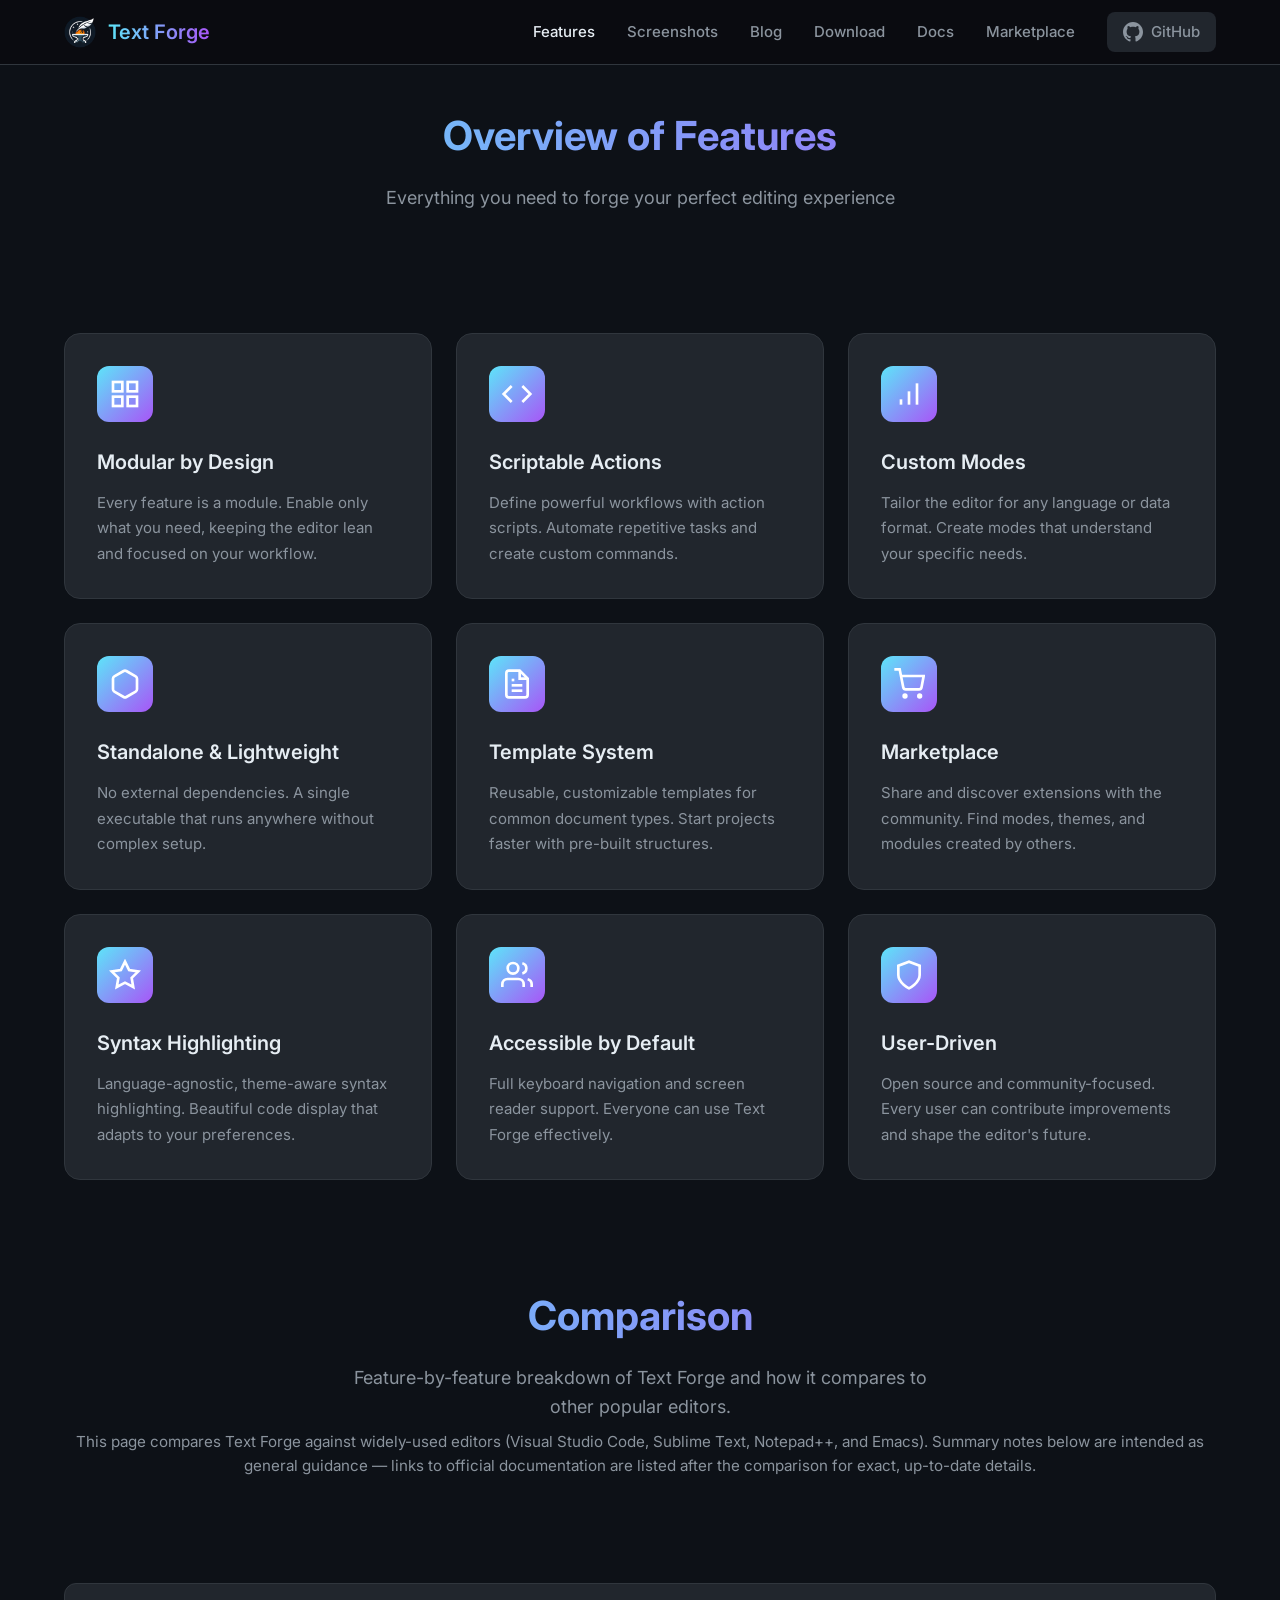
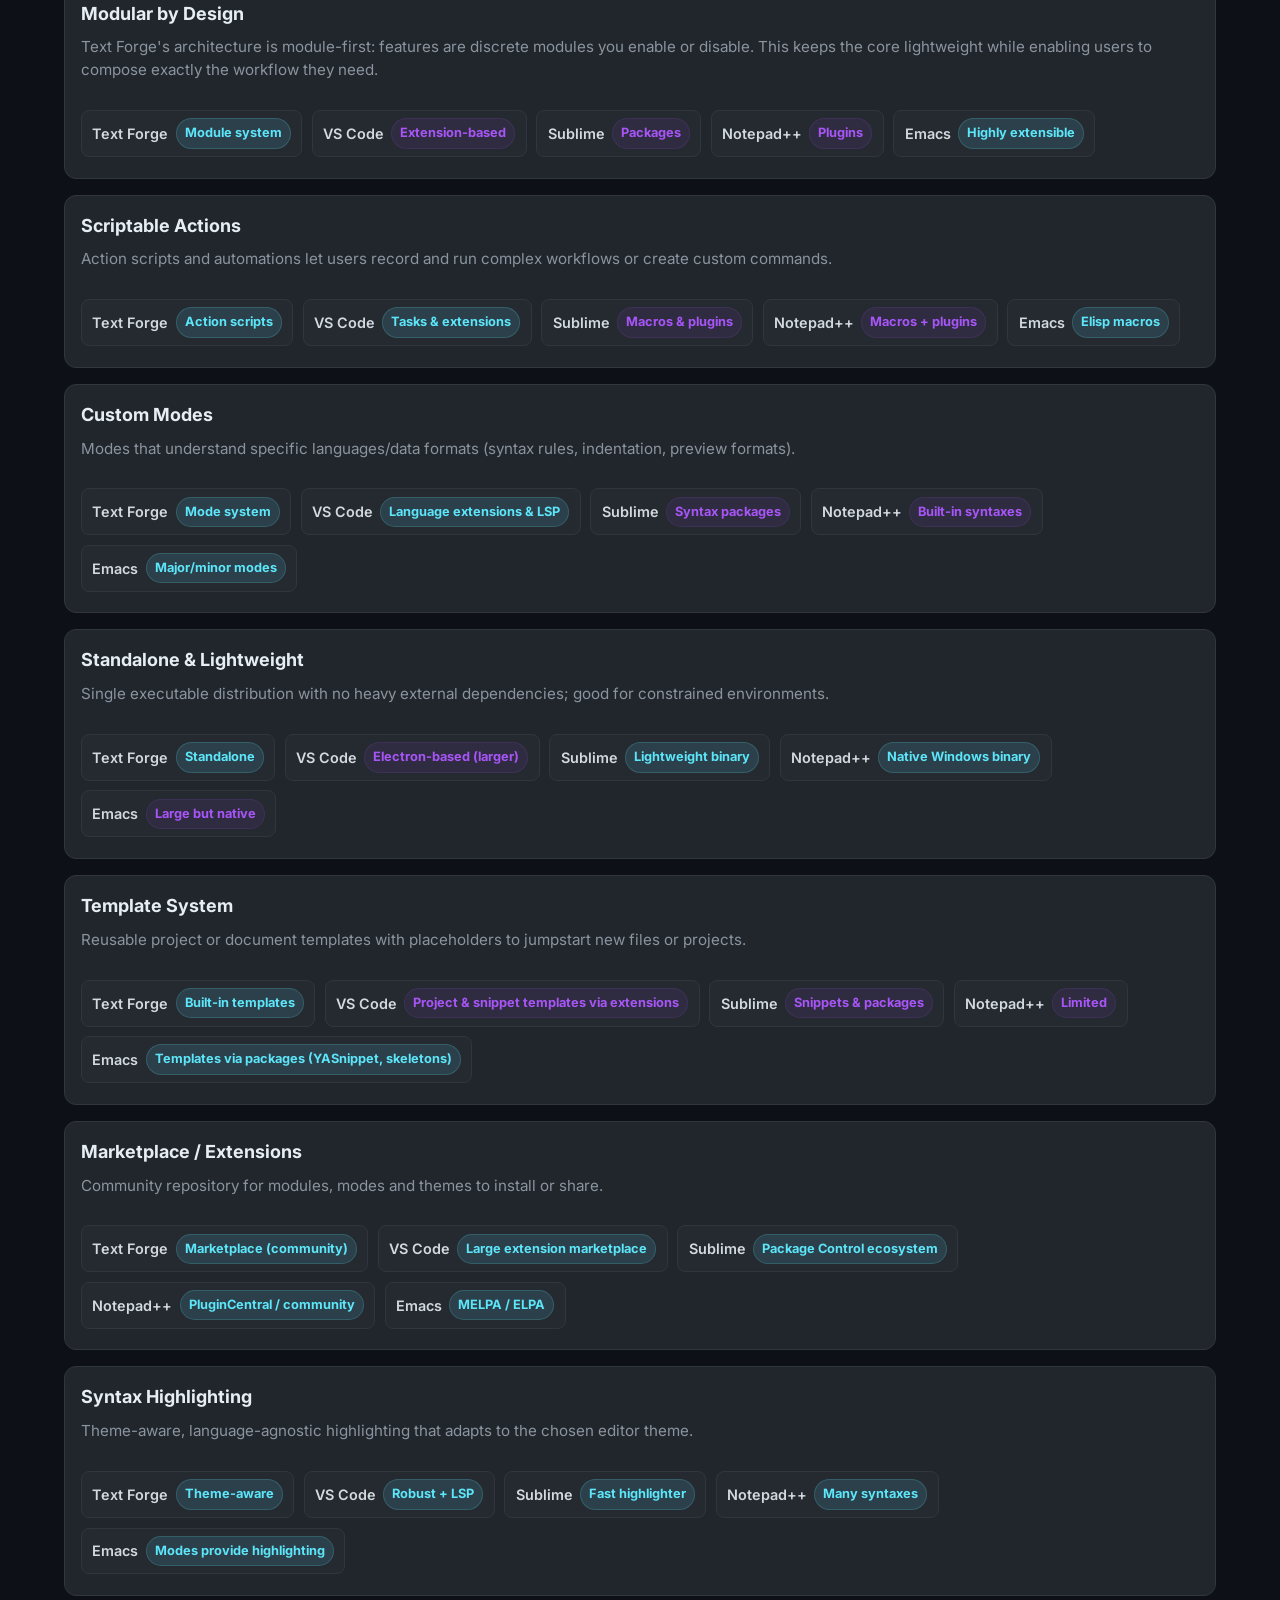
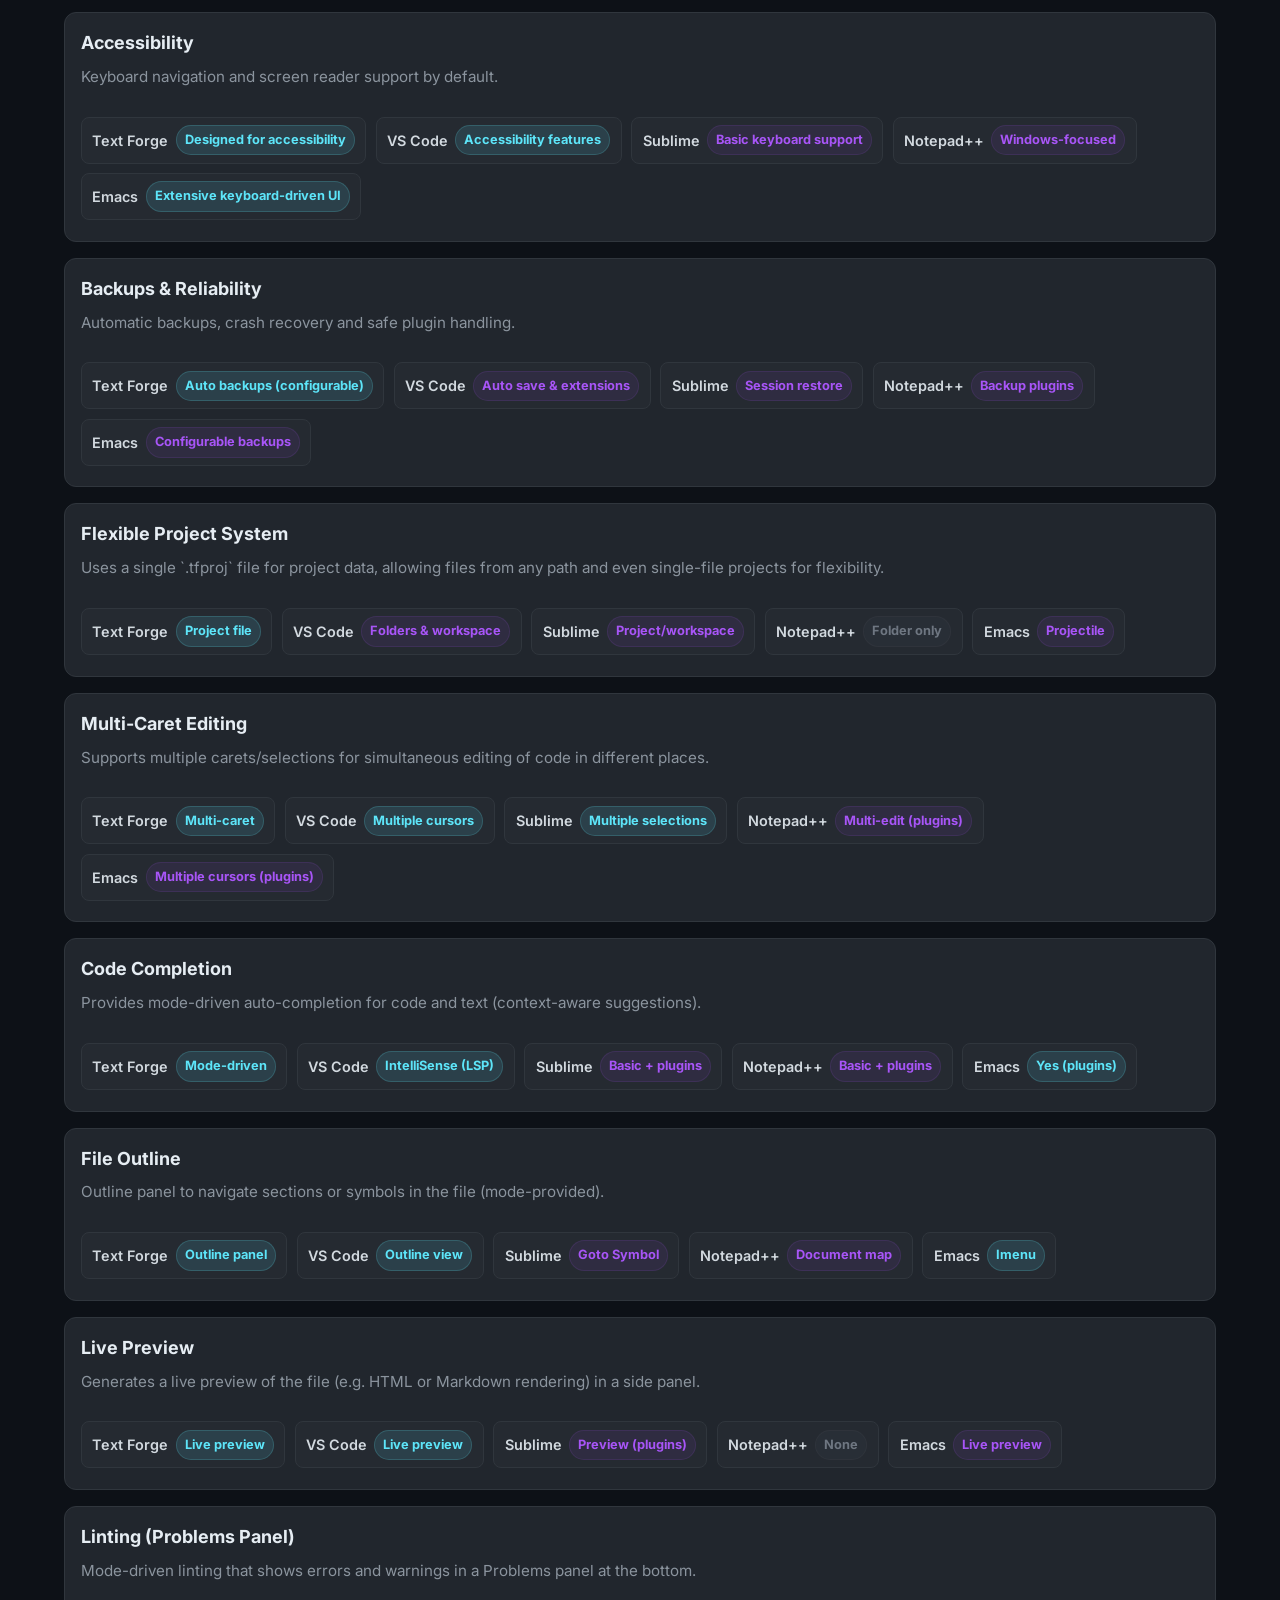
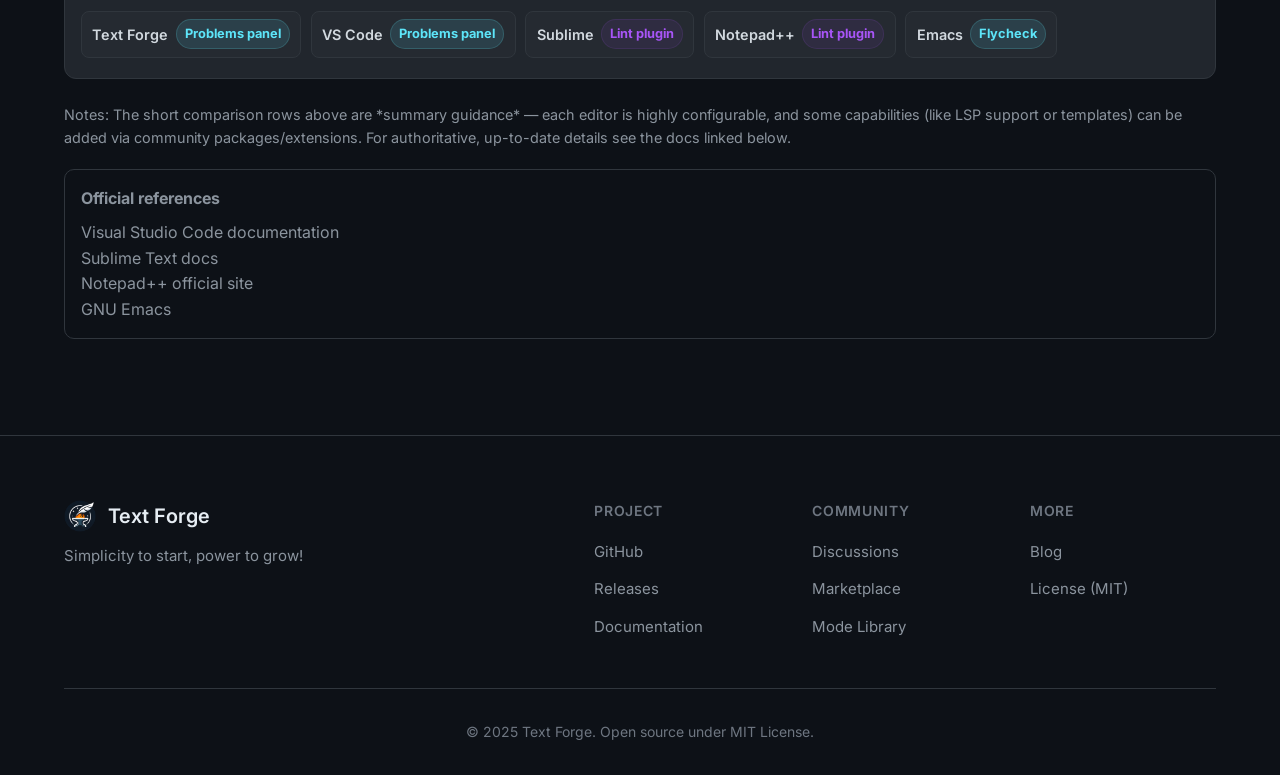
<file: features.html>
<!DOCTYPE html>
<html lang="en">
<head>
  <meta charset="utf-8" />
  <meta name="viewport" content="width=device-width,initial-scale=1" />
  <title>Features & Comparison — Text Forge</title>
  <link rel="icon" type="image/x-icon" href="favicon.ico">
  <link rel="stylesheet" href="css/styles.css">
  <link rel="preconnect" href="https://fonts.googleapis.com">
  <link rel="preconnect" href="https://fonts.gstatic.com" crossorigin>
  <link href="https://fonts.googleapis.com/css2?family=Inter:wght@300;400;500;600;700&family=JetBrains+Mono:wght@400;500&display=swap" rel="stylesheet">
  <style>
    /* Page-specific additions (kept small; main styles in css/styles.css) */
    .features-hero {
      padding: 6.5rem 0 3.5rem;
      text-align: center;
    }
    .feature-compare-container {
      padding: 3rem 0 6rem;
    }
    .feature-row {
      display: flex !important;
      flex-direction: column !important;
      gap: 1rem !important;
      padding: 1rem;
      border-radius: 12px;
      background: var(--color-surface);
      border: 1px solid var(--color-border);
      text-align: left;
      align-items: flex-start;
    }
    .feature-title-compare {
      font-weight: 700;
      font-size: 1.125rem;
      margin-bottom: 0.5rem;
    }
    .feature-desc-compare {
      color: var(--color-text-secondary);
      font-size: 0.95rem;
      line-height: 1.5;
    }
    /* ▬▬▬▬▬▬▬▬▬▬▬▬▬▬▬▬▬▬▬▬▬▬▬▬▬▬▬▬▬▬▬▬▬▬▬▬▬▬▬ MAIN CHANGE: 2 PARAMETERS PER ROW ▬▬▬▬▬▬▬▬▬▬▬▬▬▬▬▬▬▬▬▬▬▬▬▬▬▬▬▬▬▬▬▬▬▬▬▬▬▬▬ */
    /* Horizontal editor list per feature */
    .compare-grid {
      display: flex;
      gap: 0.6rem;
      margin-top: 0.75rem;
      flex-wrap: wrap;
      overflow-x: auto;
      padding-bottom: 0.3rem;
      scrollbar-width: thin;
    }
    .compare-entry {
      display: flex;
      align-items: center;
      gap: 0.45rem;
      padding: 0.45rem 0.65rem;
      border-radius: 8px;
      white-space: nowrap;
      background: rgba(255,255,255,0.02);
      border: 1px solid var(--color-border);
      flex-shrink: 0; /* prevent compression */
    }
    .compare-entry .label {
      font-weight: 600;
      opacity: 0.9;
    }
    .compare-badge {
      padding: 0.25rem 0.5rem;
      border-radius: 999px;
      font-size: 0.8rem;
      font-weight:700;
    }
    .badge-yes {
      background: rgba(93,229,249,0.12);
      color: var(--color-cyan);
      border:1px solid rgba(93,229,249,0.18);
    }
    .badge-partial {
      background: rgba(168,85,247,0.08);
      color: var(--color-purple);
      border:1px solid rgba(168,85,247,0.12);
    }
    .badge-no {
      background: rgba(110,119,129,0.06);
      color: var(--color-text-muted);
      border:1px solid rgba(110,119,129,0.08);
    }
    .search-input {
      min-width: 260px;
      padding:0.6rem 0.75rem;
      border-radius:8px;
      border:1px solid var(--color-border);
      background:var(--color-bg-tertiary);
      color:var(--color-text);
    }
    .chip {
      padding:0.35rem 0.6rem;
      border-radius:999px;
      border:1px solid var(--color-border);
      background:transparent;
      font-weight:600;
      cursor:pointer;
      color: gray;
    }
    .chip.active {
      border-color:var(--color-cyan);
      background: rgba(93,229,249,0.06);
      color:var(--color-cyan);
    }
    @media (max-width: 768px) {
      .feature-row {
        grid-template-columns: 1fr;
      }
      /* Even on mobile, still two columns as requested */
      .compare-grid {
        grid-template-columns: repeat(2, 1fr);
      }
    }
  </style>
</head>
<body>
  <header class="header">
    <nav class="nav container">
      <a href="index.html" class="nav-logo">
        <img src="assets/images/logo.png" alt="Text Forge Logo" class="logo-img">
        <span class="logo-text">Text Forge</span>
      </a>
      <button class="nav-toggle" aria-label="Toggle navigation">
        <span></span><span></span><span></span>
      </button>
      <ul class="nav-menu">
      <li><a href="features.html" class="nav-link">Features</a></li>
      <li><a href="index.html#screenshots" class="nav-link">Screenshots</a></li>
      <li><a href="blog.html" class="nav-link">Blog</a></li>
      <li><a href="download.html" class="nav-link active">Download</a></li>
      <li><a href="https://text-forge.github.io/docs/" target="_blank" class="nav-link">Docs</a></li>
      <li><a href="https://text-forge.github.io/marketplace/" target="_blank" class="nav-link">Marketplace</a></li>
      <li><a href="https://github.com/text-forge/text-forge" class="nav-link nav-link-github" target="_blank">
        <svg width="20" height="20" viewBox="0 0 24 24" fill="currentColor"><path d="M12 0c-6.626 0-12 5.373-12 12 0 5.302 3.438 9.8 8.207 11.387.599.111.793-.261.793-.577v-2.234c-3.338.726-4.033-1.416-4.033-1.416-.546-1.387-1.333-1.756-1.333-1.756-1.089-.745.083-.729.083-.729 1.205.084 1.839 1.237 1.839 1.237 1.07 1.834 2.807 1.304 3.492.997.107-.775.418-1.305.762-1.604-2.665-.305-5.467-1.334-5.467-5.931 0-1.311.469-2.381 1.236-3.221-.124-.303-.535-1.524.117-3.176 0 0 1.008-.322 3.301 1.23.957-.266 1.983-.399 3.003-.404 1.02.005 2.047.138 3.006.404 2.291-1.552 3.297-1.23 3.297-1.23.653 1.653.242 2.874.118 3.176.77.84 1.235 1.911 1.235 3.221 0 4.609-2.807 5.624-5.479 5.921.43.372.823 1.102.823 2.222v3.293c0 .319.192.694.801.576 4.765-1.589 8.199-6.086 8.199-11.386 0-6.627-5.373-12-12-12z"/></svg>
        GitHub
      </a></li>
      </ul>
    </nav>
  </header>
  <main class="container">
    <section class="features-hero">
      <div class="section-header">
        <h2 class="section-title">Overview of Features</h2>
        <p class="section-subtitle">Everything you need to forge your perfect editing experience</p>
      </div>
    </section>
    <div class="features-grid">
      <div class="feature-card">
        <div class="feature-icon">
          <svg width="32" height="32" viewBox="0 0 24 24" fill="none" stroke="currentColor" stroke-width="2"><rect x="3" y="3" width="7" height="7"/><rect x="14" y="3" width="7" height="7"/><rect x="14" y="14" width="7" height="7"/><rect x="3" y="14" width="7" height="7"/></svg>
        </div>
        <h3 class="feature-title">Modular by Design</h3>
        <p class="feature-description">Every feature is a module. Enable only what you need, keeping the editor lean and focused on your workflow.</p>
      </div>
      <div class="feature-card">
        <div class="feature-icon">
          <svg width="32" height="32" viewBox="0 0 24 24" fill="none" stroke="currentColor" stroke-width="2"><polyline points="16 18 22 12 16 6"/><polyline points="8 6 2 12 8 18"/></svg>
        </div>
        <h3 class="feature-title">Scriptable Actions</h3>
        <p class="feature-description">Define powerful workflows with action scripts. Automate repetitive tasks and create custom commands.</p>
      </div>
      <div class="feature-card">
        <div class="feature-icon">
          <svg width="32" height="32" viewBox="0 0 24 24" fill="none" stroke="currentColor" stroke-width="2"><path d="M12 20V10"/><path d="M18 20V4"/><path d="M6 20v-4"/></svg>
        </div>
        <h3 class="feature-title">Custom Modes</h3>
        <p class="feature-description">Tailor the editor for any language or data format. Create modes that understand your specific needs.</p>
      </div>
      <div class="feature-card">
        <div class="feature-icon">
          <svg width="32" height="32" viewBox="0 0 24 24" fill="none" stroke="currentColor" stroke-width="2"><path d="M21 16V8a2 2 0 0 0-1-1.73l-7-4a2 2 0 0 0-2 0l-7 4A2 2 0 0 0 3 8v8a2 2 0 0 0 1 1.73l7 4a2 2 0 0 0 2 0l7-4A2 2 0 0 0 21 16z"/></svg>
        </div>
        <h3 class="feature-title">Standalone & Lightweight</h3>
        <p class="feature-description">No external dependencies. A single executable that runs anywhere without complex setup.</p>
      </div>
      <div class="feature-card">
        <div class="feature-icon">
          <svg width="32" height="32" viewBox="0 0 24 24" fill="none" stroke="currentColor" stroke-width="2"><path d="M14 2H6a2 2 0 0 0-2 2v16a2 2 0 0 0 2 2h12a2 2 0 0 0 2-2V8z"/><polyline points="14 2 14 8 20 8"/><line x1="16" y1="13" x2="8" y2="13"/><line x1="16" y1="17" x2="8" y2="17"/><polyline points="10 9 9 9 8 9"/></svg>
        </div>
        <h3 class="feature-title">Template System</h3>
        <p class="feature-description">Reusable, customizable templates for common document types. Start projects faster with pre-built structures.</p>
      </div>
      <div class="feature-card">
        <div class="feature-icon">
          <svg width="32" height="32" viewBox="0 0 24 24" fill="none" stroke="currentColor" stroke-width="2"><circle cx="9" cy="21" r="1"/><circle cx="20" cy="21" r="1"/><path d="M1 1h4l2.68 13.39a2 2 0 0 0 2 1.61h9.72a2 2 0 0 0 2-1.61L23 6H6"/></svg>
        </div>
        <h3 class="feature-title">Marketplace</h3>
        <p class="feature-description">Share and discover extensions with the community. Find modes, themes, and modules created by others.</p>
      </div>
      <div class="feature-card">
        <div class="feature-icon">
          <svg width="32" height="32" viewBox="0 0 24 24" fill="none" stroke="currentColor" stroke-width="2"><polygon points="12 2 15.09 8.26 22 9.27 17 14.14 18.18 21.02 12 17.77 5.82 21.02 7 14.14 2 9.27 8.91 8.26 12 2"/></svg>
        </div>
        <h3 class="feature-title">Syntax Highlighting</h3>
        <p class="feature-description">Language-agnostic, theme-aware syntax highlighting. Beautiful code display that adapts to your preferences.</p>
      </div>
      <div class="feature-card">
        <div class="feature-icon">
          <svg width="32" height="32" viewBox="0 0 24 24" fill="none" stroke="currentColor" stroke-width="2"><path d="M17 21v-2a4 4 0 0 0-4-4H5a4 4 0 0 0-4 4v2"/><circle cx="9" cy="7" r="4"/><path d="M23 21v-2a4 4 0 0 0-3-3.87"/><path d="M16 3.13a4 4 0 0 1 0 7.75"/></svg>
        </div>
        <h3 class="feature-title">Accessible by Default</h3>
        <p class="feature-description">Full keyboard navigation and screen reader support. Everyone can use Text Forge effectively.</p>
      </div>
      <div class="feature-card">
        <div class="feature-icon">
          <svg width="32" height="32" viewBox="0 0 24 24" fill="none" stroke="currentColor" stroke-width="2"><path d="M12 22s8-4 8-10V5l-8-3-8 3v7c0 6 8 10 8 10z"/></svg>
        </div>
        <h3 class="feature-title">User-Driven</h3>
        <p class="feature-description">Open source and community-focused. Every user can contribute improvements and shape the editor's future.</p>
      </div>
    </div>
    <section class="features-hero">
      <h1 class="section-title">Comparison</h1>
      <p class="section-subtitle">Feature-by-feature breakdown of Text Forge and how it compares to other popular editors.</p>
      <p style="color:var(--color-text-secondary); margin-top:0.5rem; font-size:0.95rem;">
        This page compares Text Forge against widely-used editors (Visual Studio Code, Sublime Text, Notepad++, and Emacs). Summary notes below are intended as general guidance — links to official documentation are listed after the comparison for exact, up-to-date details.
      </p>
    </section>
    <section id="comparison" class="feature-compare-container">
      <!-- Feature rows: each row contains the feature description and a mini grid comparing editors -->
      <!-- 1. Modular / Modules -->
      <div class="feature-row" data-tags="ext community">
        <div>
          <div class="feature-title-compare">Modular by Design</div>
          <div class="feature-desc-compare">Text Forge's architecture is module-first: features are discrete modules you enable or disable. This keeps the core lightweight while enabling users to compose exactly the workflow they need.</div>
        </div>
        <div class="compare-grid" aria-hidden="false">
          <div class="compare-entry"><span class="label">Text Forge</span><span class="compare-badge badge-yes">Module system</span></div>
          <div class="compare-entry"><span class="label">VS Code</span><span class="compare-badge badge-partial">Extension-based</span></div>
          <div class="compare-entry"><span class="label">Sublime</span><span class="compare-badge badge-partial">Packages</span></div>
          <div class="compare-entry"><span class="label">Notepad++</span><span class="compare-badge badge-partial">Plugins</span></div>
          <div class="compare-entry"><span class="label">Emacs</span><span class="compare-badge badge-yes">Highly extensible</span></div>
        </div>
      </div>
      <!-- 2. Scriptable Actions -->
      <div class="feature-row" data-tags="ext core">
        <div>
          <div class="feature-title-compare">Scriptable Actions</div>
          <div class="feature-desc-compare">Action scripts and automations let users record and run complex workflows or create custom commands.</div>
        </div>
        <div class="compare-grid">
          <div class="compare-entry"><span class="label">Text Forge</span><span class="compare-badge badge-yes">Action scripts</span></div>
          <div class="compare-entry"><span class="label">VS Code</span><span class="compare-badge badge-yes">Tasks & extensions</span></div>
          <div class="compare-entry"><span class="label">Sublime</span><span class="compare-badge badge-partial">Macros & plugins</span></div>
          <div class="compare-entry"><span class="label">Notepad++</span><span class="compare-badge badge-partial">Macros + plugins</span></div>
          <div class="compare-entry"><span class="label">Emacs</span><span class="compare-badge badge-yes">Elisp macros</span></div>
        </div>
      </div>
      <!-- 3. Custom Modes -->
      <div class="feature-row" data-tags="ext core">
        <div>
          <div class="feature-title-compare">Custom Modes</div>
          <div class="feature-desc-compare">Modes that understand specific languages/data formats (syntax rules, indentation, preview formats).</div>
        </div>
        <div class="compare-grid">
          <div class="compare-entry"><span class="label">Text Forge</span><span class="compare-badge badge-yes">Mode system</span></div>
          <div class="compare-entry"><span class="label">VS Code</span><span class="compare-badge badge-yes">Language extensions & LSP</span></div>
          <div class="compare-entry"><span class="label">Sublime</span><span class="compare-badge badge-partial">Syntax packages</span></div>
          <div class="compare-entry"><span class="label">Notepad++</span><span class="compare-badge badge-partial">Built-in syntaxes</span></div>
          <div class="compare-entry"><span class="label">Emacs</span><span class="compare-badge badge-yes">Major/minor modes</span></div>
        </div>
      </div>
      <!-- 4. Standalone & Lightweight -->
      <div class="feature-row" data-tags="ux">
        <div>
          <div class="feature-title-compare">Standalone & Lightweight</div>
          <div class="feature-desc-compare">Single executable distribution with no heavy external dependencies; good for constrained environments.</div>
        </div>
        <div class="compare-grid">
          <div class="compare-entry"><span class="label">Text Forge</span><span class="compare-badge badge-yes">Standalone</span></div>
          <div class="compare-entry"><span class="label">VS Code</span><span class="compare-badge badge-partial">Electron-based (larger)</span></div>
          <div class="compare-entry"><span class="label">Sublime</span><span class="compare-badge badge-yes">Lightweight binary</span></div>
          <div class="compare-entry"><span class="label">Notepad++</span><span class="compare-badge badge-yes">Native Windows binary</span></div>
          <div class="compare-entry"><span class="label">Emacs</span><span class="compare-badge badge-partial">Large but native</span></div>
        </div>
      </div>
      <!-- 5. Template System -->
      <div class="feature-row" data-tags="core ux">
        <div>
          <div class="feature-title-compare">Template System</div>
          <div class="feature-desc-compare">Reusable project or document templates with placeholders to jumpstart new files or projects.</div>
        </div>
        <div class="compare-grid">
          <div class="compare-entry"><span class="label">Text Forge</span><span class="compare-badge badge-yes">Built-in templates</span></div>
          <div class="compare-entry"><span class="label">VS Code</span><span class="compare-badge badge-partial">Project & snippet templates via extensions</span></div>
          <div class="compare-entry"><span class="label">Sublime</span><span class="compare-badge badge-partial">Snippets & packages</span></div>
          <div class="compare-entry"><span class="label">Notepad++</span><span class="compare-badge badge-partial">Limited</span></div>
          <div class="compare-entry"><span class="label">Emacs</span><span class="compare-badge badge-yes">Templates via packages (YASnippet, skeletons)</span></div>
        </div>
      </div>
      <!-- 6. Marketplace -->
      <div class="feature-row" data-tags="community">
        <div>
          <div class="feature-title-compare">Marketplace / Extensions</div>
          <div class="feature-desc-compare">Community repository for modules, modes and themes to install or share.</div>
        </div>
        <div class="compare-grid">
          <div class="compare-entry"><span class="label">Text Forge</span><span class="compare-badge badge-yes">Marketplace (community)</span></div>
          <div class="compare-entry"><span class="label">VS Code</span><span class="compare-badge badge-yes">Large extension marketplace</span></div>
          <div class="compare-entry"><span class="label">Sublime</span><span class="compare-badge badge-yes">Package Control ecosystem</span></div>
          <div class="compare-entry"><span class="label">Notepad++</span><span class="compare-badge badge-yes">PluginCentral / community</span></div>
          <div class="compare-entry"><span class="label">Emacs</span><span class="compare-badge badge-yes">MELPA / ELPA</span></div>
        </div>
      </div>
      <!-- 7. Syntax Highlighting -->
      <div class="feature-row" data-tags="core ux">
        <div>
          <div class="feature-title-compare">Syntax Highlighting</div>
          <div class="feature-desc-compare">Theme-aware, language-agnostic highlighting that adapts to the chosen editor theme.</div>
        </div>
        <div class="compare-grid">
          <div class="compare-entry"><span class="label">Text Forge</span><span class="compare-badge badge-yes">Theme-aware</span></div>
          <div class="compare-entry"><span class="label">VS Code</span><span class="compare-badge badge-yes">Robust + LSP</span></div>
          <div class="compare-entry"><span class="label">Sublime</span><span class="compare-badge badge-yes">Fast highlighter</span></div>
          <div class="compare-entry"><span class="label">Notepad++</span><span class="compare-badge badge-yes">Many syntaxes</span></div>
          <div class="compare-entry"><span class="label">Emacs</span><span class="compare-badge badge-yes">Modes provide highlighting</span></div>
        </div>
      </div>
      <!-- 8. Accessibility -->
      <div class="feature-row" data-tags="ux">
        <div>
          <div class="feature-title-compare">Accessibility</div>
          <div class="feature-desc-compare">Keyboard navigation and screen reader support by default.</div>
        </div>
        <div class="compare-grid">
          <div class="compare-entry"><span class="label">Text Forge</span><span class="compare-badge badge-yes">Designed for accessibility</span></div>
          <div class="compare-entry"><span class="label">VS Code</span><span class="compare-badge badge-yes">Accessibility features</span></div>
          <div class="compare-entry"><span class="label">Sublime</span><span class="compare-badge badge-partial">Basic keyboard support</span></div>
          <div class="compare-entry"><span class="label">Notepad++</span><span class="compare-badge badge-partial">Windows-focused</span></div>
          <div class="compare-entry"><span class="label">Emacs</span><span class="compare-badge badge-yes">Extensive keyboard-driven UI</span></div>
        </div>
      </div>
      <!-- 9. Backup / Reliability -->
      <div class="feature-row" data-tags="core">
        <div>
          <div class="feature-title-compare">Backups & Reliability</div>
          <div class="feature-desc-compare">Automatic backups, crash recovery and safe plugin handling.</div>
        </div>
        <div class="compare-grid">
          <div class="compare-entry"><span class="label">Text Forge</span><span class="compare-badge badge-yes">Auto backups (configurable)</span></div>
          <div class="compare-entry"><span class="label">VS Code</span><span class="compare-badge badge-partial">Auto save & extensions</span></div>
          <div class="compare-entry"><span class="label">Sublime</span><span class="compare-badge badge-partial">Session restore</span></div>
          <div class="compare-entry"><span class="label">Notepad++</span><span class="compare-badge badge-partial">Backup plugins</span></div>
          <div class="compare-entry"><span class="label">Emacs</span><span class="compare-badge badge-partial">Configurable backups</span></div>
        </div>
      </div>
      <!-- 10. Flexible Project System -->
      <div class="feature-row" data-tags="core">
        <div>
          <div class="feature-title-compare">Flexible Project System</div>
          <div class="feature-desc-compare">Uses a single `.tfproj` file for project data, allowing files from any path and even single-file projects for flexibility.</div>
        </div>
        <div class="compare-grid">
          <div class="compare-entry"><span class="label">Text Forge</span><span class="compare-badge badge-yes">Project file</span></div>
          <div class="compare-entry"><span class="label">VS Code</span><span class="compare-badge badge-partial">Folders & workspace</span></div>
          <div class="compare-entry"><span class="label">Sublime</span><span class="compare-badge badge-partial">Project/workspace</span></div>
          <div class="compare-entry"><span class="label">Notepad++</span><span class="compare-badge badge-no">Folder only</span></div>
          <div class="compare-entry"><span class="label">Emacs</span><span class="compare-badge badge-partial">Projectile</span></div>
        </div>
      </div>
      <!-- 11. Multi-Caret Editing -->
      <div class="feature-row" data-tags="core">
        <div>
          <div class="feature-title-compare">Multi-Caret Editing</div>
          <div class="feature-desc-compare">Supports multiple carets/selections for simultaneous editing of code in different places.</div>
        </div>
        <div class="compare-grid">
          <div class="compare-entry"><span class="label">Text Forge</span><span class="compare-badge badge-yes">Multi-caret</span></div>
          <div class="compare-entry"><span class="label">VS Code</span><span class="compare-badge badge-yes">Multiple cursors</span></div>
          <div class="compare-entry"><span class="label">Sublime</span><span class="compare-badge badge-yes">Multiple selections</span></div>
          <div class="compare-entry"><span class="label">Notepad++</span><span class="compare-badge badge-partial">Multi-edit (plugins)</span></div>
          <div class="compare-entry"><span class="label">Emacs</span><span class="compare-badge badge-partial">Multiple cursors (plugins)</span></div>
        </div>
      </div>
      <!-- 12. Code Completion -->
      <div class="feature-row" data-tags="core">
        <div>
          <div class="feature-title-compare">Code Completion</div>
          <div class="feature-desc-compare">Provides mode-driven auto-completion for code and text (context-aware suggestions).</div>
        </div>
        <div class="compare-grid">
          <div class="compare-entry"><span class="label">Text Forge</span><span class="compare-badge badge-yes">Mode-driven</span></div>
          <div class="compare-entry"><span class="label">VS Code</span><span class="compare-badge badge-yes">IntelliSense (LSP)</span></div>
          <div class="compare-entry"><span class="label">Sublime</span><span class="compare-badge badge-partial">Basic + plugins</span></div>
          <div class="compare-entry"><span class="label">Notepad++</span><span class="compare-badge badge-partial">Basic + plugins</span></div>
          <div class="compare-entry"><span class="label">Emacs</span><span class="compare-badge badge-yes">Yes (plugins)</span></div>
        </div>
      </div>
      <!-- 13. File Outline -->
      <div class="feature-row" data-tags="core">
        <div>
          <div class="feature-title-compare">File Outline</div>
          <div class="feature-desc-compare">Outline panel to navigate sections or symbols in the file (mode-provided).</div>
        </div>
        <div class="compare-grid">
          <div class="compare-entry"><span class="label">Text Forge</span><span class="compare-badge badge-yes">Outline panel</span></div>
          <div class="compare-entry"><span class="label">VS Code</span><span class="compare-badge badge-yes">Outline view</span></div>
          <div class="compare-entry"><span class="label">Sublime</span><span class="compare-badge badge-partial">Goto Symbol</span></div>
          <div class="compare-entry"><span class="label">Notepad++</span><span class="compare-badge badge-partial">Document map</span></div>
          <div class="compare-entry"><span class="label">Emacs</span><span class="compare-badge badge-yes">Imenu</span></div>
        </div>
      </div>
      <!-- 14. Live Preview -->
      <div class="feature-row" data-tags="core ux">
        <div>
          <div class="feature-title-compare">Live Preview</div>
          <div class="feature-desc-compare">Generates a live preview of the file (e.g. HTML or Markdown rendering) in a side panel.</div>
        </div>
        <div class="compare-grid">
          <div class="compare-entry"><span class="label">Text Forge</span><span class="compare-badge badge-yes">Live preview</span></div>
          <div class="compare-entry"><span class="label">VS Code</span><span class="compare-badge badge-yes">Live preview</span></div>
          <div class="compare-entry"><span class="label">Sublime</span><span class="compare-badge badge-partial">Preview (plugins)</span></div>
          <div class="compare-entry"><span class="label">Notepad++</span><span class="compare-badge badge-no">None</span></div>
          <div class="compare-entry"><span class="label">Emacs</span><span class="compare-badge badge-partial">Live preview</span></div>
        </div>
      </div>
      <!-- 15. Linting / Problems Panel -->
      <div class="feature-row" data-tags="core">
        <div>
          <div class="feature-title-compare">Linting (Problems Panel)</div>
          <div class="feature-desc-compare">Mode-driven linting that shows errors and warnings in a Problems panel at the bottom.</div>
        </div>
        <div class="compare-grid">
          <div class="compare-entry"><span class="label">Text Forge</span><span class="compare-badge badge-yes">Problems panel</span></div>
          <div class="compare-entry"><span class="label">VS Code</span><span class="compare-badge badge-yes">Problems panel</span></div>
          <div class="compare-entry"><span class="label">Sublime</span><span class="compare-badge badge-partial">Lint plugin</span></div>
          <div class="compare-entry"><span class="label">Notepad++</span><span class="compare-badge badge-partial">Lint plugin</span></div>
          <div class="compare-entry"><span class="label">Emacs</span><span class="compare-badge badge-yes">Flycheck</span></div>
        </div>
      </div>
      <p style="margin-top:1.5rem; color:var(--color-text-secondary); font-size:0.9rem;">
        Notes: The short comparison rows above are *summary guidance* — each editor is highly configurable, and some capabilities (like LSP support or templates) can be added via community packages/extensions. For authoritative, up-to-date details see the docs linked below.
      </p>
      <div style="margin-top:1.25rem; padding:1rem; border-radius:10px; border:1px solid var(--color-border); background:var(--color-bg); color:var(--color-text-secondary);">
        <strong>Official references</strong>
        <ul style="margin-top:0.5rem;">
          <li><a href="https://code.visualstudio.com/docs" target="_blank">Visual Studio Code documentation</a></li>
          <li><a href="https://www.sublimetext.com/docs/" target="_blank">Sublime Text docs</a></li>
          <li><a href="https://notepad-plus-plus.org/" target="_blank">Notepad++ official site</a></li>
          <li><a href="https://www.gnu.org/software/emacs/" target="_blank">GNU Emacs</a></li>
        </ul>
      </div>
    </section>
  </main>
  <footer class="footer">
    <div class="container">
      <div class="footer-content">
        <div class="footer-brand">
          <a href="index.html" class="footer-logo">
            <img src="assets/images/logo.png" alt="Text Forge Logo" class="logo-img">
            <span>Text Forge</span>
          </a>
          <p class="footer-tagline">Simplicity to start, power to grow!</p>
        </div>
        <div class="footer-links">
          <div class="footer-column">
            <h4>Project</h4>
            <ul>
              <li><a href="https://github.com/text-forge/text-forge" target="_blank">GitHub</a></li>
              <li><a href="https://github.com/text-forge/text-forge/releases" target="_blank">Releases</a></li>
              <li><a href="https://text-forge.github.io/docs/" target="_blank">Documentation</a></li>
            </ul>
          </div>
          <div class="footer-column">
            <h4>Community</h4>
            <ul>
              <li><a href="https://github.com/text-forge/text-forge/discussions" target="_blank">Discussions</a></li>
              <li><a href="https://text-forge.github.io/marketplace" target="_blank">Marketplace</a></li>
              <li><a href="https://github.com/text-forge/mode-library" target="_blank">Mode Library</a></li>
            </ul>
          </div>
          <div class="footer-column">
            <h4>More</h4>
            <ul>
              <li><a href="blog.html">Blog</a></li>
              <li><a href="https://github.com/text-forge/text-forge/blob/main/LICENSE" target="_blank">License (MIT)</a></li>
            </ul>
          </div>
        </div>
      </div>
      <div class="footer-bottom">
        <p>&copy; 2025 Text Forge. Open source under MIT License.</p>
      </div>
    </div>
  </footer>
  <script src="js/main.js"></script>
  <script>
    (function() {
      const search = document.getElementById('feature-search');
      const chips = document.querySelectorAll('.chip');
      const rows = Array.from(document.querySelectorAll('.feature-row'));
      
      function filterRows() {
        const q = search.value.trim().toLowerCase();
        const activeChip = document.querySelector('.chip.active')?.dataset?.filter || 'all';
        
        rows.forEach(row => {
          const tags = (row.dataset.tags || '').split(' ');
          const text = row.innerText.toLowerCase();
          
          const matchesSearch = q === '' || text.includes(q);
          const matchesChip = activeChip === 'all' || tags.includes(activeChip);
          
          row.style.display = (matchesSearch && matchesChip) ? 'flex' : 'none';
        });
      }
      
      // Search input
      search.addEventListener('input', filterRows);
      
      // Chips
      chips.forEach(c => {
        c.addEventListener('click', () => {
          chips.forEach(x => x.classList.remove('active'));
          c.classList.add('active');
          filterRows();
        });
      });
    })();
  </script>
</body>
</html>
</file>
<file: css/styles.css>
:root {
    --color-bg: #0d1117;
    --color-bg-secondary: #161b22;
    --color-bg-tertiary: #1c2128;
    --color-surface: #21262d;
    --color-border: #30363d;
    --color-text: #e6edf3;
    --color-text-secondary: #8b949e;
    --color-text-muted: #6e7681;
    --color-cyan: #5de5f9;
    --color-cyan-light: #7eecff;
    --color-purple: #a855f7;
    --color-purple-light: #c084fc;
    --gradient-primary: linear-gradient(135deg, var(--color-cyan) 0%, var(--color-purple) 100%);
    --gradient-text: linear-gradient(90deg, var(--color-cyan) 0%, var(--color-purple) 100%);
    --shadow-sm: 0 1px 2px rgba(0, 0, 0, 0.3);
    --shadow-md: 0 4px 6px -1px rgba(0, 0, 0, 0.4), 0 2px 4px -1px rgba(0, 0, 0, 0.3);
    --shadow-lg: 0 10px 15px -3px rgba(0, 0, 0, 0.5), 0 4px 6px -2px rgba(0, 0, 0, 0.3);
    --shadow-xl: 0 20px 25px -5px rgba(0, 0, 0, 0.5), 0 10px 10px -5px rgba(0, 0, 0, 0.3);
    --shadow-glow-cyan: 0 0 40px rgba(93, 229, 249, 0.25);
    --shadow-glow-purple: 0 0 40px rgba(168, 85, 247, 0.25);
    --radius-sm: 0.375rem;
    --radius-md: 0.5rem;
    --radius-lg: 0.75rem;
    --radius-xl: 1rem;
    --radius-2xl: 1.5rem;
    --transition-fast: 150ms ease;
    --transition-base: 250ms ease;
    --transition-slow: 350ms ease;
    --font-sans: 'Inter', -apple-system, BlinkMacSystemFont, 'Segoe UI', Roboto, sans-serif;
    --font-mono: 'JetBrains Mono', 'Fira Code', monospace;
}

*,
*::before,
*::after {
    box-sizing: border-box;
    margin: 0;
    padding: 0;
}

html {
    scroll-behavior: smooth;
    -webkit-font-smoothing: antialiased;
    -moz-osx-font-smoothing: grayscale;
}

body {
    font-family: var(--font-sans);
    font-size: 16px;
    line-height: 1.6;
    color: var(--color-text);
    background-color: var(--color-bg);
    overflow-x: hidden;
}

img {
    max-width: 100%;
    height: auto;
    display: block;
}

a {
    color: inherit;
    text-decoration: none;
    transition: color var(--transition-fast);
}

ul {
    list-style: none;
}

.container {
    width: 100%;
    max-width: 1200px;
    margin: 0 auto;
    padding: 0 1.5rem;
}

/* ------------------------------- */
/* NAVIGATION & HEADER */
/* ------------------------------- */

.header {
    position: fixed;
    top: 0;
    left: 0;
    right: 0;
    z-index: 100;
    background: rgba(10, 10, 15, 0.8);
    backdrop-filter: blur(12px);
    border-bottom: 1px solid var(--color-border);
}

.nav {
    display: flex;
    align-items: center;
    justify-content: space-between;
    height: 4rem;
}

.nav-logo {
    display: flex;
    align-items: center;
    gap: 0.75rem;
    font-weight: 600;
    font-size: 1.25rem;
}

.logo-img {
    width: 32px;
    height: 32px;
    object-fit: contain;
}

.logo-text {
    background: var(--gradient-text);
    -webkit-background-clip: text;
    -webkit-text-fill-color: transparent;
    background-clip: text;
}

.nav-toggle {
    display: none;
    flex-direction: column;
    gap: 5px;
    background: none;
    border: none;
    cursor: pointer;
    padding: 0.5rem;
}

.nav-toggle span {
    width: 24px;
    height: 2px;
    background: var(--color-text);
    transition: var(--transition-fast);
}

.nav-menu {
    display: flex;
    align-items: center;
    gap: 2rem;
}

.nav-link {
    font-size: 0.9375rem;
    font-weight: 500;
    color: var(--color-text-secondary);
    transition: color var(--transition-fast);
}

.nav-link:hover,
.nav-link.active-nav {
    color: var(--color-text);
}

.nav-link-github {
    display: flex;
    align-items: center;
    gap: 0.5rem;
    padding: 0.5rem 1rem;
    background: var(--color-surface);
    border-radius: var(--radius-md);
}

.nav-link-github:hover {
    background: var(--color-bg-tertiary);
}

/* ------------------------------- */
/* BUTTONS */
/* ------------------------------- */

.btn {
    display: inline-flex;
    align-items: center;
    justify-content: center;
    gap: 0.5rem;
    padding: 0.75rem 1.5rem;
    font-size: 0.9375rem;
    font-weight: 600;
    border-radius: var(--radius-md);
    border: none;
    cursor: pointer;
    transition: all var(--transition-base);
    text-decoration: none;
}

.btn-primary {
    background: var(--gradient-primary);
    color: #0d1117;
    font-weight: 700;
    box-shadow: var(--shadow-md), var(--shadow-glow-cyan);
}

.btn-primary:hover {
    transform: translateY(-2px);
    box-shadow: var(--shadow-lg), 0 0 60px rgba(93, 229, 249, 0.4);
}

.btn-secondary {
    background: var(--color-surface);
    color: var(--color-text);
    border: 1px solid var(--color-border);
}

.btn-secondary:hover {
    background: var(--color-bg-tertiary);
    border-color: var(--color-cyan);
}

.btn-outline {
    background: transparent;
    color: var(--color-text);
    border: 2px solid var(--color-border);
}

.btn-outline:hover {
    border-color: var(--color-cyan);
    background: rgba(93, 229, 249, 0.1);
}

/* ------------------------------- */
/* HERO SECTION */
/* ------------------------------- */

.hero {
    padding: 8rem 0 4rem;
    min-height: 100vh;
    display: flex;
    align-items: center;
    background: 
        radial-gradient(ellipse 80% 50% at 50% -20%, rgba(93, 229, 249, 0.12), transparent),
        radial-gradient(ellipse 60% 40% at 80% 60%, rgba(168, 85, 247, 0.08), transparent);
}

.hero .container {
    display: grid;
    grid-template-columns: 1fr 1fr;
    gap: 4rem;
    align-items: center;
}

.hero-badge {
    display: inline-block;
    padding: 0.5rem 1rem;
    font-size: 0.875rem;
    font-weight: 500;
    color: var(--color-cyan);
    background: rgba(93, 229, 249, 0.1);
    border: 1px solid rgba(93, 229, 249, 0.3);
    border-radius: var(--radius-2xl);
    margin-bottom: 1.5rem;
}

.hero-title {
    font-size: 4rem;
    font-weight: 700;
    line-height: 1.1;
    margin-bottom: 1rem;
}

.gradient-text {
    background: var(--gradient-text);
    -webkit-background-clip: text;
    -webkit-text-fill-color: transparent;
    background-clip: text;
}

.hero-tagline {
    font-size: 1.5rem;
    font-weight: 500;
    color: var(--color-text-secondary);
    margin-bottom: 1rem;
    font-family: var(--font-mono);
}

.hero-description {
    font-size: 1.125rem;
    color: var(--color-text-secondary);
    max-width: 500px;
    margin-bottom: 2rem;
}

.hero-actions {
    display: flex;
    gap: 1rem;
    margin-bottom: 3rem;
}

.hero-stats {
    display: flex;
    gap: 2rem;
}

.stat {
    display: flex;
    align-items: center;
    gap: 0.5rem;
    font-size: 0.9375rem;
    color: var(--color-text-muted);
}

.stat-icon {
    color: var(--color-cyan);
}

.hero-visual {
    position: relative;
}

.hero-image-wrapper {
    position: relative;
    border-radius: var(--radius-xl);
    overflow: hidden;
    box-shadow: var(--shadow-xl), var(--shadow-glow-cyan);
    border: 1px solid var(--color-border);
}

.hero-image-wrapper::before {
    content: '';
    position: absolute;
    inset: 0;
    background: linear-gradient(180deg, transparent 70%, var(--color-bg) 100%);
    z-index: 1;
    pointer-events: none;
}

.hero-image {
    width: 100%;
    height: auto;
    display: block;
}

/* ------------------------------- */
/* SECTIONS */
/* ------------------------------- */

.section-header {
    text-align: center;
    margin-bottom: 4rem;
}

.section-title {
    font-size: 2.5rem;
    font-weight: 700;
    margin-bottom: 1rem;
    background: var(--gradient-text);
    -webkit-background-clip: text;
    -webkit-text-fill-color: transparent;
    background-clip: text;
}

.section-subtitle {
    font-size: 1.125rem;
    color: var(--color-text-secondary);
    max-width: 600px;
    margin: 0 auto;
}

/* ------------------------------- */
/* FEATURES GRID (INDEX PAGE) */
/* ------------------------------- */

.features {
    padding: 6rem 0;
    background: var(--color-bg-secondary);
}

.features-grid {
    display: grid;
    grid-template-columns: repeat(3, 1fr);
    gap: 1.5rem;
}

.feature-card {
    padding: 2rem;
    background: var(--color-surface);
    border-radius: var(--radius-xl);
    border: 1px solid var(--color-border);
    transition: all var(--transition-base);
}

.feature-card:hover {
    transform: translateY(-4px);
    border-color: var(--color-cyan);
    box-shadow: var(--shadow-lg), 0 0 30px rgba(93, 229, 249, 0.15);
}

.feature-icon {
    width: 56px;
    height: 56px;
    display: flex;
    align-items: center;
    justify-content: center;
    background: var(--gradient-primary);
    border-radius: var(--radius-lg);
    margin-bottom: 1.5rem;
    color: white;
}

.feature-title {
    font-size: 1.25rem;
    font-weight: 600;
    margin-bottom: 0.75rem;
}

.feature-description {
    font-size: 0.9375rem;
    color: var(--color-text-secondary);
    line-height: 1.7;
}

/* ------------------------------- */
/* SCREENSHOTS */
/* ------------------------------- */

.screenshots {
    padding: 6rem 0;
}

.screenshots-grid {
    display: grid;
    grid-template-columns: repeat(2, 1fr);
    gap: 2rem;
}

.screenshot-card {
    background: var(--color-surface);
    border-radius: var(--radius-xl);
    border: 1px solid var(--color-border);
    overflow: hidden;
    transition: all var(--transition-base);
}

.screenshot-card:hover {
    transform: translateY(-4px);
    box-shadow: var(--shadow-xl);
}

.screenshot-card-wide {
    grid-column: span 2;
}

.screenshot-image-wrapper {
    position: relative;
    overflow: hidden;
    background: var(--color-bg-tertiary);
}

.screenshot-image {
    width: 100%;
    height: auto;
    transition: transform var(--transition-slow);
}

.screenshot-card:hover .screenshot-image {
    transform: scale(1.02);
}

.screenshot-title {
    font-size: 1.125rem;
    font-weight: 600;
    padding: 1.25rem 1.5rem 0.5rem;
}

.screenshot-description {
    font-size: 0.9375rem;
    color: var(--color-text-secondary);
    padding: 0 1.5rem 1.5rem;
}

/* ------------------------------- */
/* CTA */
/* ------------------------------- */

.cta {
    padding: 6rem 0;
    background: 
        radial-gradient(ellipse 80% 50% at 50% 100%, rgba(93, 229, 249, 0.12), transparent),
        radial-gradient(ellipse 60% 40% at 20% 80%, rgba(168, 85, 247, 0.08), transparent),
        var(--color-bg-secondary);
}

.cta-content {
    text-align: center;
    max-width: 600px;
    margin: 0 auto;
}

.cta-title {
    font-size: 2.5rem;
    font-weight: 700;
    margin-bottom: 1rem;
}

.cta-description {
    font-size: 1.125rem;
    color: var(--color-text-secondary);
    margin-bottom: 2rem;
}

.cta-actions {
    display: flex;
    justify-content: center;
    gap: 1rem;
}

/* ------------------------------- */
/* FOOTER */
/* ------------------------------- */

.footer {
    padding: 4rem 0 2rem;
    background: var(--color-bg);
    border-top: 1px solid var(--color-border);
}

.footer-content {
    display: grid;
    grid-template-columns: 1.5fr 2fr;
    gap: 4rem;
    margin-bottom: 3rem;
}

.footer-logo {
    display: flex;
    align-items: center;
    gap: 0.75rem;
    font-weight: 600;
    font-size: 1.25rem;
    margin-bottom: 0.75rem;
}

.footer-tagline {
    color: var(--color-text-secondary);
    font-size: 0.9375rem;
}

.footer-links {
    display: grid;
    grid-template-columns: repeat(3, 1fr);
    gap: 2rem;
}

.footer-column h4 {
    font-size: 0.875rem;
    font-weight: 600;
    text-transform: uppercase;
    letter-spacing: 0.05em;
    color: var(--color-text-muted);
    margin-bottom: 1rem;
}

.footer-column ul {
    display: flex;
    flex-direction: column;
    gap: 0.75rem;
}

.footer-column a {
    font-size: 0.9375rem;
    color: var(--color-text-secondary);
}

.footer-column a:hover {
    color: var(--color-cyan);
}

.footer-bottom {
    padding-top: 2rem;
    border-top: 1px solid var(--color-border);
    text-align: center;
    color: var(--color-text-muted);
    font-size: 0.875rem;
}

/* ------------------------------- */
/* RESPONSIVE */
/* ------------------------------- */

@media (max-width: 1024px) {
    .hero .container {
        grid-template-columns: 1fr;
        gap: 3rem;
    }

    .hero-title {
        font-size: 3rem;
    }

    .hero-content {
        text-align: center;
    }

    .hero-description {
        max-width: 100%;
    }

    .hero-actions {
        justify-content: center;
    }

    .hero-stats {
        justify-content: center;
    }

    .features-grid {
        grid-template-columns: repeat(2, 1fr);
    }

    .footer-content {
        grid-template-columns: 1fr;
        gap: 3rem;
    }
}

@media (max-width: 768px) {
    .nav-toggle {
        display: flex;
    }

    .nav-menu {
        position: fixed;
        top: 4rem;
        left: 0;
        right: 0;
        bottom: 0;
        flex-direction: column;
        background: var(--color-bg);
        padding: 2rem;
        gap: 1.5rem;
        transform: translateX(100%);
        transition: transform var(--transition-base);
    }

    .nav-menu.active {
        transform: translateX(0);
    }

    .nav-toggle.active span:nth-child(1) {
        transform: rotate(45deg) translate(5px, 5px);
    }

    .nav-toggle.active span:nth-child(2) {
        opacity: 0;
    }

    .nav-toggle.active span:nth-child(3) {
        transform: rotate(-45deg) translate(5px, -5px);
    }

    .hero {
        padding: 6rem 0 3rem;
        min-height: auto;
    }

    .hero-title {
        font-size: 2.5rem;
    }

    .hero-tagline {
        font-size: 1.25rem;
    }

    .hero-actions {
        flex-direction: column;
    }

    .hero-stats {
        flex-wrap: wrap;
        gap: 1rem;
    }

    .features-grid {
        grid-template-columns: 1fr;
    }

    .screenshots-grid {
        grid-template-columns: 1fr;
    }

    .screenshot-card-wide {
        grid-column: span 1;
    }

    .cta-title {
        font-size: 2rem;
    }

    .cta-actions {
        flex-direction: column;
    }

    .footer-links {
        grid-template-columns: 1fr 1fr;
    }
}

@media (max-width: 480px) {
    .hero-title {
        font-size: 2rem;
    }

    .section-title {
        font-size: 2rem;
    }

    .footer-links {
        grid-template-columns: 1fr;
    }
}

/* ------------------------------- */
/* ANIMATIONS */
/* ------------------------------- */

@keyframes fadeInUp {
    from {
        opacity: 0;
        transform: translateY(20px);
    }
    to {
        opacity: 1;
        transform: translateY(0);
    }
}

@keyframes float {
    0%, 100% {
        transform: translateY(0);
    }
    50% {
        transform: translateY(-10px);
    }
}

.animate-fade-in {
    animation: fadeInUp 0.6s ease forwards;
}

.animate-float {
    animation: float 6s ease-in-out infinite;
}

/* ========================================================= */
/* FEATURES + COMPARISON PAGE ADDITIONS */
/* ========================================================= */

.features-hero {
    padding: 6.5rem 0 3.5rem;
    text-align: center;
}

.feature-compare-container {
    padding: 3rem 0 6rem;
}

.feature-row {
    display: grid;
    grid-template-columns: 1fr 220px;
    gap: 1rem;
    align-items: center;
    padding: 1rem;
    background: var(--color-surface);
    border: 1px solid var(--color-border);
    border-radius: var(--radius-xl);
    margin-bottom: 1rem;
    transition: all var(--transition-base);
}

.feature-row:hover {
    border-color: var(--color-cyan);
    box-shadow: var(--shadow-lg), 0 0 30px rgba(93,229,249,0.10);
}

.feature-title-compare {
    font-weight: 700;
    font-size: 1.125rem;
    margin-bottom: 0.5rem;
}

.feature-desc-compare {
    color: var(--color-text-secondary);
    font-size: 0.95rem;
    line-height: 1.5;
}

.compare-grid {
    display: grid;
    grid-template-columns: 1fr;
    gap: 0.5rem;
}

.compare-entry {
    display: flex;
    align-items: center;
    justify-content: space-between;
    padding: 0.45rem 0.6rem;
    border-radius: var(--radius-md);
    background: rgba(255,255,255,0.02);
    font-size: 0.9rem;
}

.compare-entry .label {
    font-weight: 600;
}

.compare-badge {
    padding: 0.25rem 0.55rem;
    font-size: 0.8rem;
    border-radius: 999px;
    font-weight: 700;
}

.badge-yes {
    background: rgba(93,229,249,0.12);
    color: var(--color-cyan);
    border: 1px solid rgba(93,229,249,0.18);
}

.badge-partial {
    background: rgba(168,85,247,0.1);
    color: var(--color-purple);
    border: 1px solid rgba(168,85,247,0.15);
}

.badge-no {
    background: rgba(110,119,129,0.06);
    color: var(--color-text-muted);
    border: 1px solid rgba(110,119,129,0.10);
}

.compare-controls {
    display: flex;
    gap: 1rem;
    align-items: center;
    margin-bottom: 1.25rem;
    flex-wrap: wrap;
}

.search-input {
    min-width: 240px;
    padding: 0.6rem 0.75rem;
    border-radius: var(--radius-md);
    border: 1px solid var(--color-border);
    background: var(--color-bg-tertiary);
    color: var(--color-text);
}

.chip {
    padding: 0.35rem 0.6rem;
    border-radius: 999px;
    border: 1px solid var(--color-border);
    background: transparent;
    font-weight: 600;
    cursor: pointer;
    font-size: 0.85rem;
}

.chip.active {
    border-color: var(--color-cyan);
    background: rgba(93,229,249,0.06);
    color: var(--color-cyan);
}

/* Responsive adjustments for comparison page */
@media (max-width: 768px) {
    .feature-row {
        grid-template-columns: 1fr;
    }

    .compare-grid {
        grid-template-columns: 1fr 1fr;
    }
}
</file>
